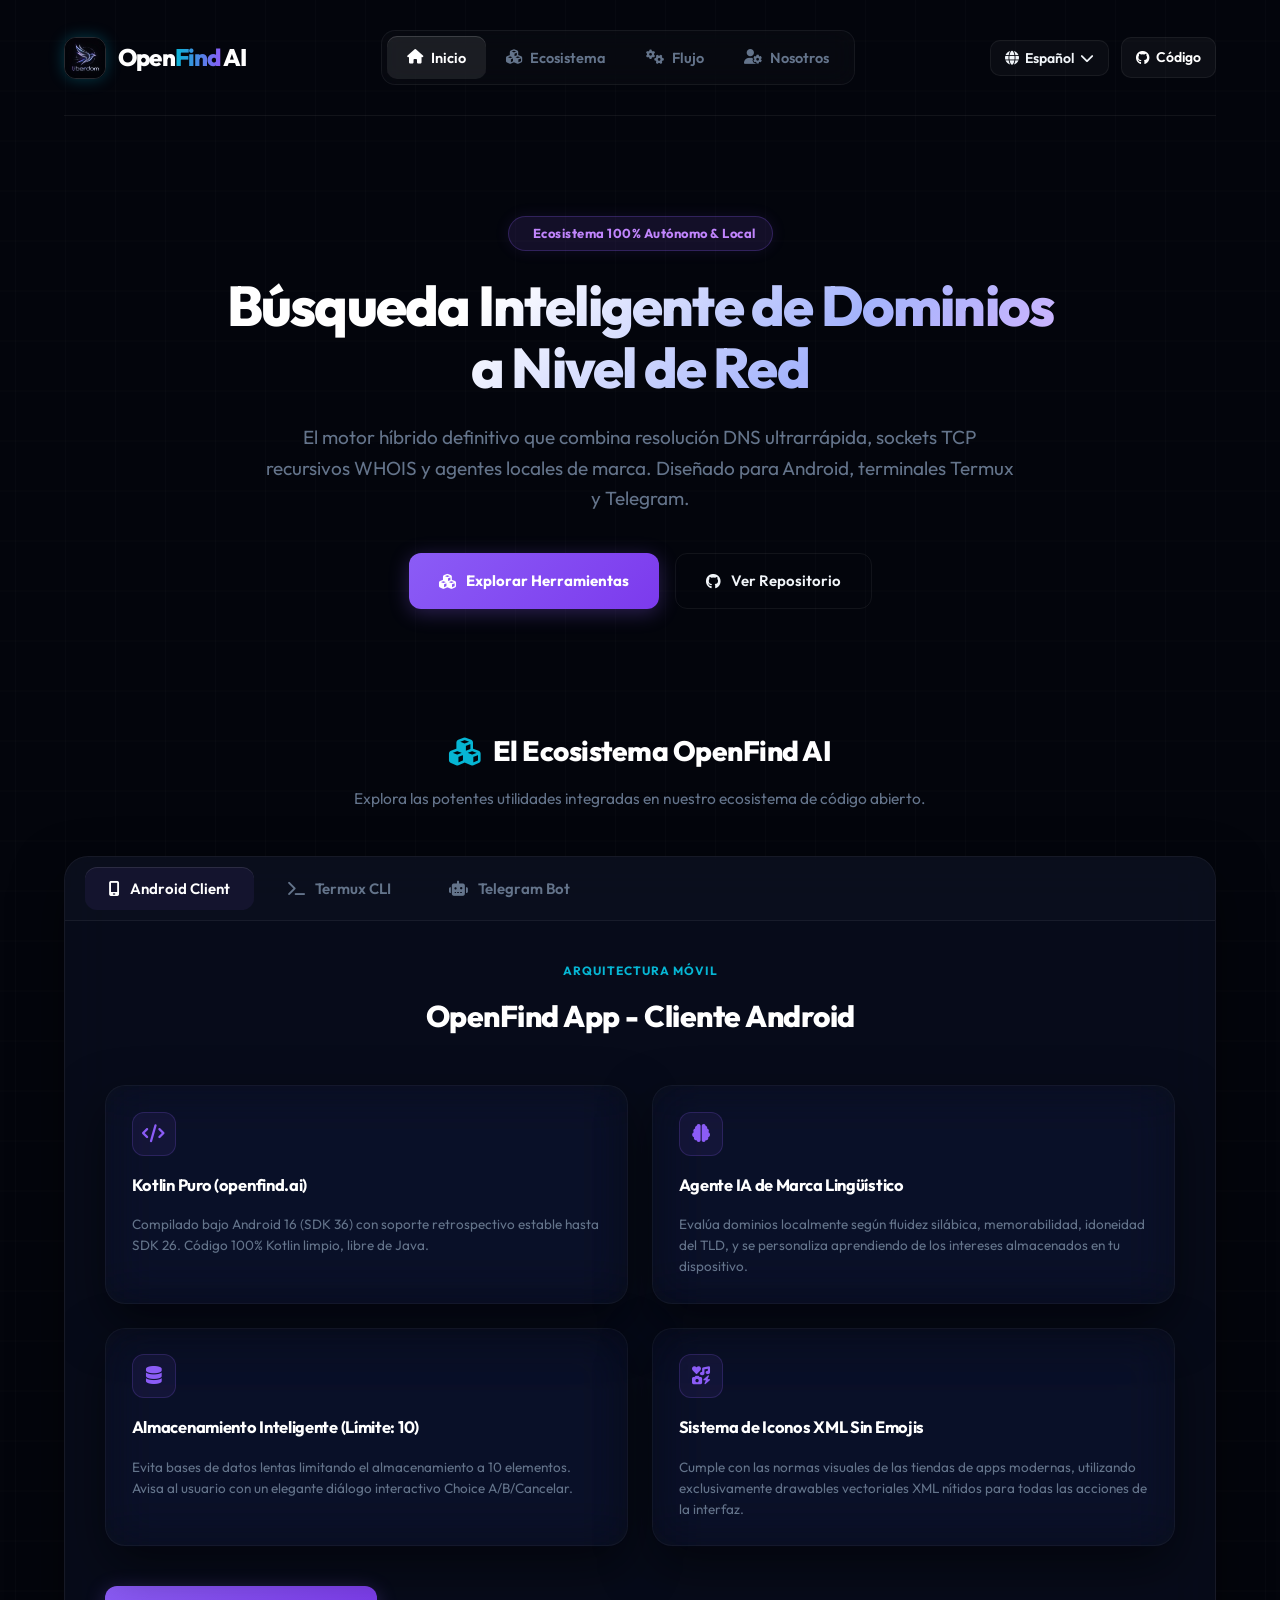
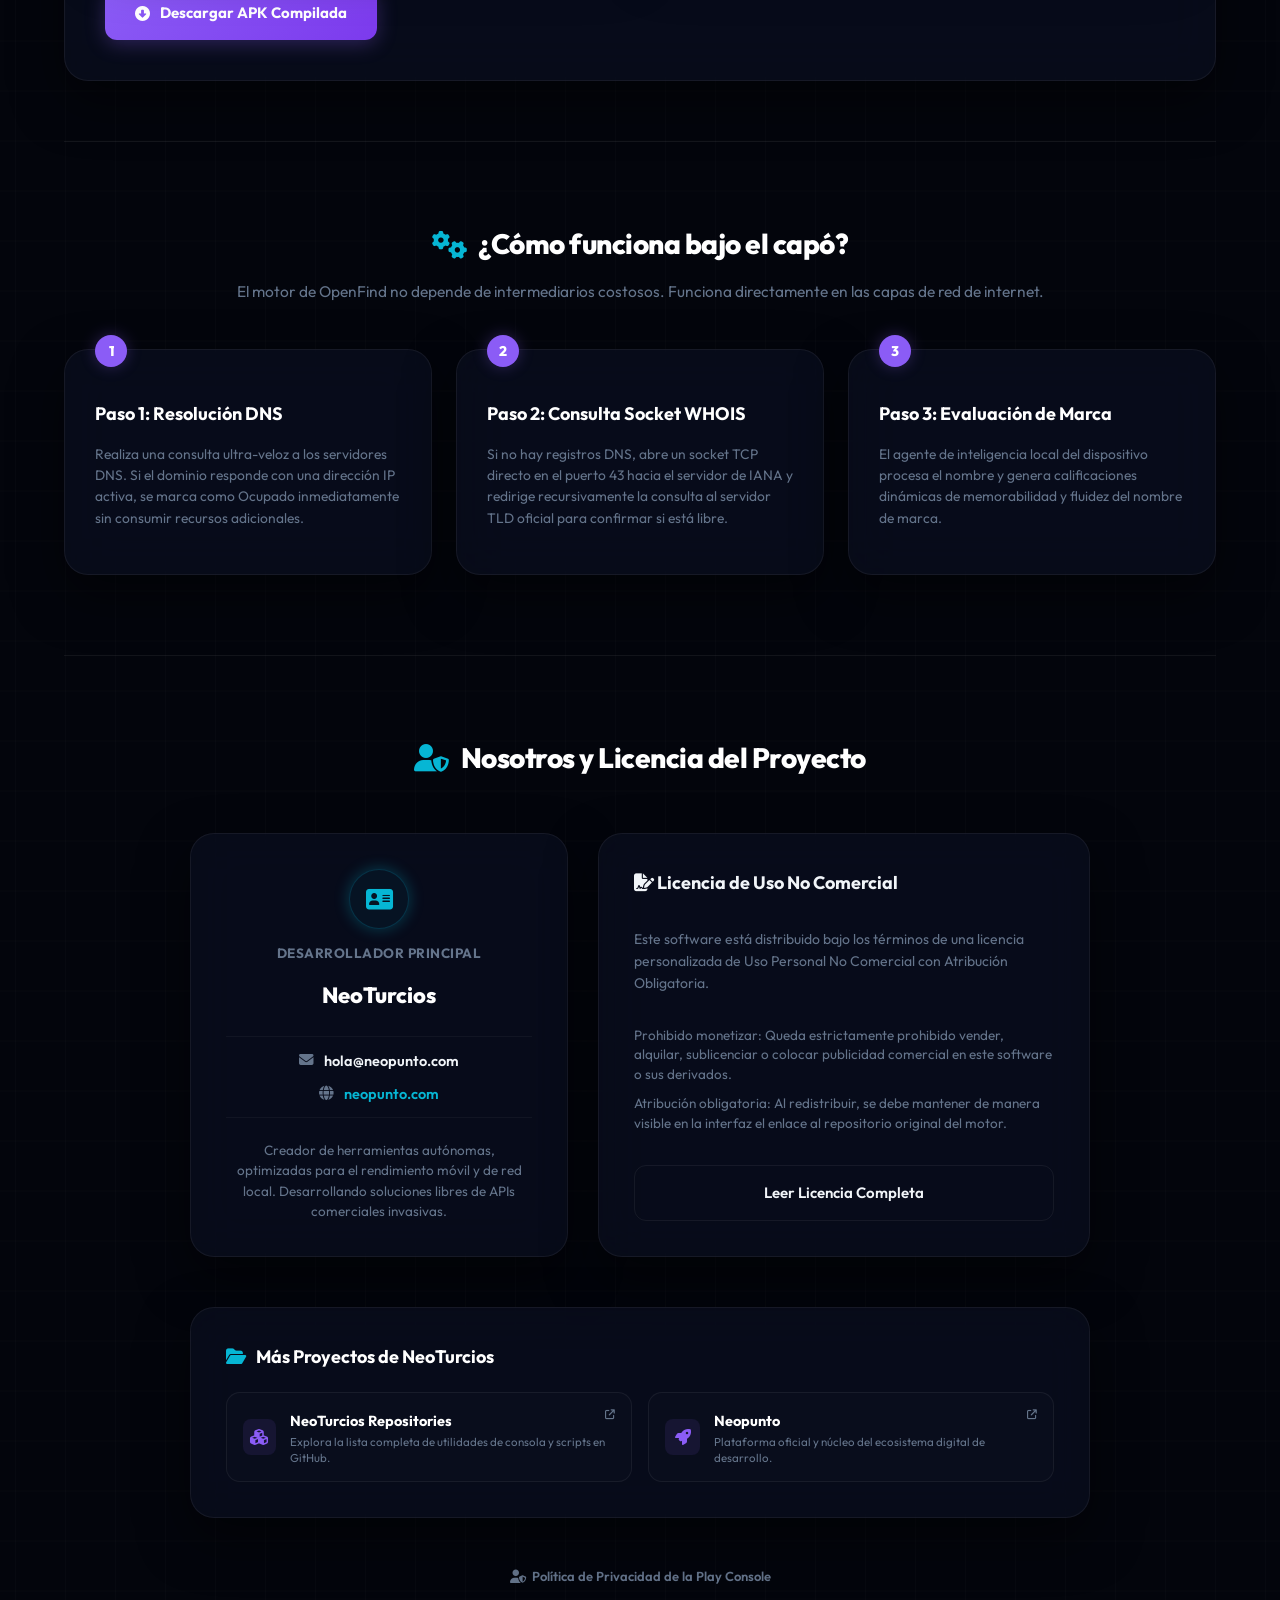
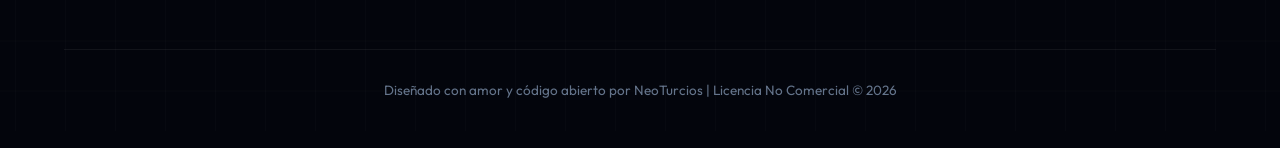
<file: index.html>
<!DOCTYPE html>
<html lang="es">
<head>
    <meta charset="UTF-8">
    <meta name="viewport" content="width=device-width, initial-scale=1.0">
    <title>OpenFind AI - Ecosistema Autónomo de Dominios</title>
    <meta name="description" content="El detector y buscador híbrido de dominios más potente. Conoce el cliente Android nativo con Agente IA, la versión CLI para Termux y el Bot autónomo de Telegram.">
    <!-- Google Fonts -->
    <link rel="preconnect" href="https://fonts.googleapis.com">
    <link rel="preconnect" href="https://fonts.gstatic.com" crossorigin>
    <link href="https://fonts.googleapis.com/css2?family=JetBrains+Mono:wght@400;700&family=Outfit:wght@300;400;500;600;700;800&display=swap" rel="stylesheet">
    <!-- FontAwesome Modern Icons -->
    <link rel="stylesheet" href="https://cdnjs.cloudflare.com/ajax/libs/font-awesome/6.4.0/css/all.min.css">
    <!-- Premium Stylesheet -->
    <link rel="stylesheet" href="style.css">
</head>
<body>

    <!-- Fondo de neón animado con círculos difusos flotantes -->
    <div class="bg-glow">
        <div class="glow-sphere cyan-glow"></div>
        <div class="glow-sphere purple-glow"></div>
        <div class="glow-sphere pink-glow"></div>
    </div>

    <!-- Contenedor Principal -->
    <div class="app-container">
        
        <!-- Cabecera Premium -->
        <header class="app-header">
            <div class="logo-area" id="header-logo">
                <img src="logo.webp" alt="OpenFind AI Logo" class="logo-img">
                <h1 id="brand-title">Open<span>Find</span> AI</h1>
            </div>
            
            <nav class="nav-tabs">
                <a href="#hero" class="tab-link active"><i class="fa-solid fa-house"></i> <span data-i18n="nav.start">Inicio</span></a>
                <a href="#showcase" class="tab-link"><i class="fa-solid fa-cubes"></i> <span data-i18n="nav.tools">Ecosistema</span></a>
                <a href="#architecture" class="tab-link"><i class="fa-solid fa-gears"></i> <span data-i18n="nav.arch">Flujo</span></a>
                <a href="#about" class="tab-link"><i class="fa-solid fa-user-gear"></i> <span data-i18n="nav.about">Nosotros</span></a>
            </nav>

            <div class="header-actions">
                <!-- Selector de Idioma -->
                <div class="lang-selector-container">
                    <button class="lang-selector-btn" id="lang-btn">
                        <i class="fa-solid fa-globe"></i> <span id="current-lang-label">Español</span> <i class="fa-solid fa-chevron-down"></i>
                    </button>
                    <div class="lang-dropdown" id="lang-dropdown">
                        <button class="lang-option active" data-lang="es">Español</button>
                        <button class="lang-option" data-lang="en">English</button>
                    </div>
                </div>
                <a href="https://github.com/NeoTurcios/openfind" target="_blank" class="github-link">
                    <i class="fa-brands fa-github"></i> <span data-i18n="nav.github">Código</span>
                </a>
            </div>
        </header>

        <!-- Contenido principal (Landing Showcase) -->
        <main class="main-content">

            <!-- SECCIÓN 1: HERO DE BIENVENIDA -->
            <section id="hero" class="hero-section">
                <div class="hero-content">
                    <div class="hero-badge"><i class="fa-solid fa-sparkles"></i> <span data-i18n="hero.badge">Ecosistema 100% Autónomo & Local</span></div>
                    <h2 class="hero-title" data-i18n="hero.title">Búsqueda Inteligente de Dominios a Nivel de Red</h2>
                    <p class="hero-subtitle" data-i18n="hero.subtitle">El motor híbrido definitivo que combina resolución DNS ultrarrápida, sockets TCP recursivos WHOIS y agentes locales de marca. Diseñado para Android, terminales Termux y Telegram.</p>
                    
                    <div class="hero-action-buttons">
                        <a href="#showcase" class="glow-button purple"><i class="fa-solid fa-cubes"></i> <span data-i18n="hero.btn_android">Explorar Herramientas</span></a>
                        <a href="https://github.com/NeoTurcios/openfind" target="_blank" class="outline-btn"><i class="fa-brands fa-github"></i> <span data-i18n="hero.github">Ver Repositorio</span></a>
                    </div>
                </div>
            </section>

            <!-- SECCIÓN 2: VITRINA INTERACTIVA COMPACTA (Dashboard de Herramientas) -->
            <section id="showcase" class="showcase-section">
                <h3 class="section-main-title"><i class="fa-solid fa-cubes"></i> <span data-i18n="tools.section_title">El Ecosistema OpenFind AI</span></h3>
                <p class="section-subtitle" data-i18n="tools.subtitle">Explora las potentes utilidades integradas en nuestro ecosistema de código abierto.</p>
                
                <!-- Dashboard de Control -->
                <div class="glass-card dashboard-card">
                    <!-- Selector de Pestañas Interactivas (Tabs) -->
                    <div class="dashboard-tabs">
                        <button class="dash-tab active" data-dash="android">
                            <i class="fa-solid fa-mobile-screen"></i> <span data-i18n="nav.tab_android">Android Client</span>
                        </button>
                        <button class="dash-tab" data-dash="cli">
                            <i class="fa-solid fa-terminal"></i> <span data-i18n="nav.tab_cli">Termux CLI</span>
                        </button>
                        <button class="dash-tab" data-dash="bot">
                            <i class="fa-solid fa-robot"></i> <span data-i18n="nav.tab_bot">Telegram Bot</span>
                        </button>
                    </div>

                    <!-- Panel de Contenidos -->
                    <div class="dashboard-content-panel">
                             <!-- PESTAÑA A: ANDROID (Sin teléfono - Reemplazado por Grid de Features Premium) -->
                        <div class="dash-panel active" id="dash-panel-android">
                            <div class="panel-layout-wide">
                                <div class="panel-info-centered">
                                    <span class="panel-badge-label" data-i18n="app.tech_label">Arquitectura Móvil</span>
                                    <h4 class="panel-main-title" data-i18n="app.title">OpenFind App - Cliente Android</h4>
                                </div>
                                
                                <div class="features-grid-2x2">
                                    <div class="feat-card-premium glass-card">
                                        <i class="fa-solid fa-code"></i>
                                        <h5 data-i18n="app.feat1_title">Kotlin Puro (openfind.ai)</h5>
                                        <p data-i18n="app.feat1_desc">Compilado bajo Android 16 (SDK 36) con soporte retrospectivo estable hasta SDK 26. Código 100% Kotlin limpio, libre de Java.</p>
                                    </div>
                                    <div class="feat-card-premium glass-card">
                                        <i class="fa-solid fa-brain"></i>
                                        <h5 data-i18n="app.feat2_title">Agente IA de Marca Lingüístico</h5>
                                        <p data-i18n="app.feat2_desc">Evalúa dominios localmente según fluidez silábica, memorabilidad, idoneidad del TLD, y se personaliza aprendiendo de los intereses almacenados en tu dispositivo.</p>
                                    </div>
                                    <div class="feat-card-premium glass-card">
                                        <i class="fa-solid fa-database"></i>
                                        <h5 data-i18n="app.feat3_title">Almacenamiento Inteligente (Límite: 10)</h5>
                                        <p data-i18n="app.feat3_desc">Evita bases de datos lentas limitando el almacenamiento a 10 elementos. Avisa al usuario con un elegante diálogo interactivo Choice A/B/Cancelar.</p>
                                    </div>
                                    <div class="feat-card-premium glass-card">
                                        <i class="fa-solid fa-icons"></i>
                                        <h5 data-i18n="app.feat4_title">Sistema de Iconos XML Sin Emojis</h5>
                                        <p data-i18n="app.feat4_desc">Cumple con las normas visuales de las tiendas de apps modernas, utilizando exclusivamente drawables vectoriales XML nítidos para todas las acciones de la interfaz.</p>
                                    </div>
                                </div>
                                
                                <div class="panel-action-box centered">
                                    <a href="https://github.com/NeoTurcios/openfind/releases/latest" target="_blank" class="glow-button purple">
                                        <i class="fa-solid fa-circle-down"></i> <span data-i18n="app.download_btn">Descargar APK Compilada</span>
                                    </a>
                                </div>
                            </div>
                        </div>

                        <!-- PESTAÑA B: TERMUX CLI -->
                        <div class="dash-panel" id="dash-panel-cli">
                            <div class="panel-layout">
                                <div class="panel-info">
                                    <span class="panel-badge-label" data-i18n="cli.tech_label">Consola y Red</span>
                                    <h4 class="panel-main-title" data-i18n="cli.title">OpenFind Termux - CLI Engine</h4>
                                    
                                    <p class="cli-description-p" data-i18n="cli.desc_p">Especialmente diseñado para ejecutarse en terminales de celulares Android (a través de la app Termux) y servidores Linux. Escrito en Python nativo puro, sin dependencias pesadas ni necesidad de compiladores.</p>

                                    <div class="cli-command-install-box">
                                        <h5 data-i18n="cli.step1_title"><i class="fa-solid fa-terminal"></i> Instalación en un solo comando:</h5>
                                        <div class="code-box">
                                            <code id="code-install">pkg install git python -y && git clone https://github.com/NeoTurcios/openfind.git && cd openfind && chmod +x install.sh && ./install.sh</code>
                                            <button class="copy-code-btn" data-target="code-install">
                                                <i class="fa-solid fa-copy"></i>
                                            </button>
                                        </div>
                                    </div>

                                    <div class="cli-command-install-box">
                                        <h5 data-i18n="cli.step2_title"><i class="fa-solid fa-terminal"></i> Ejecución rápida (Alias directo):</h5>
                                        <div class="code-box">
                                            <code id="code-run">openfind</code>
                                            <button class="copy-code-btn" data-target="code-run">
                                                <i class="fa-solid fa-copy"></i>
                                            </button>
                                        </div>
                                    </div>

                                    <div class="cli-features-section">
                                        <h5 class="cli-section-subtitle" data-i18n="cli.features_title"><i class="fa-solid fa-list-check"></i> Funciones de la CLI</h5>
                                        <div class="features-list-vertical">
                                            <div class="feat-row">
                                                <i class="fa-solid fa-magnifying-glass"></i>
                                                <div>
                                                    <h5 data-i18n="cli.feat1_title">Auditoría Individual de Dominios</h5>
                                                    <p data-i18n="cli.feat1_desc">Combina resolución DNS instantánea y sockets TCP directos en el puerto 43 para verificar disponibilidad real sin límites de APIs externas.</p>
                                                </div>
                                            </div>
                                            <div class="feat-row">
                                                <i class="fa-solid fa-layer-group"></i>
                                                <div>
                                                    <h5 data-i18n="cli.feat2_title">Escaneo Masivo por Lotes</h5>
                                                    <p data-i18n="cli.feat2_desc">Procesa listas grandes de dominios cargando archivos .txt o pegando texto. Incluye filtro de duplicados y control de retraso anti-bloqueo.</p>
                                                </div>
                                            </div>
                                            <div class="feat-row">
                                                <i class="fa-solid fa-wand-magic-sparkles"></i>
                                                <div>
                                                    <h5 data-i18n="cli.feat3_title">Generador de Nombres Inteligente</h5>
                                                    <p data-i18n="cli.feat3_desc">Crea ideas mezclando palabras clave con prefijos, sufijos y estilos modernos de IA, verificando disponibilidad en tiempo real.</p>
                                                </div>
                                            </div>
                                            <div class="feat-row">
                                                <i class="fa-solid fa-book-atlas"></i>
                                                <div>
                                                    <h5 data-i18n="cli.feat4_title">Guía de Red y Consola Local</h5>
                                                    <p data-i18n="cli.feat4_desc">Ayuda interactiva integrada sobre reglas de TLDs y WHOIS. Soporta localización completa en Español e Inglés sin conexión.</p>
                                                </div>
                                            </div>
                                        </div>
                                    </div>
                                </div>
                                
                                <!-- Terminal Mockup visual box -->
                                <div class="panel-visual-box">
                                    <div class="glass-card terminal-mockup">
                                        <div class="terminal-header">
                                            <div class="term-dots">
                                                <span class="dot red"></span>
                                                <span class="dot yellow"></span>
                                                <span class="dot green"></span>
                                            </div>
                                            <span class="term-title">Termux - openfind</span>
                                        </div>
                                        <div class="terminal-body">
                                            <p class="term-line output"><span class="t-green">~ $</span> openfind</p>
                                            <p class="term-line ascii-art">
  ___                     _____ _           _  _   ___ 
 / _ \ _ __   ___ _ __   |  ___(_)_ __   __| |/ | |_  )
| | | | '_ \ / _ \ '_ \  | |_  | | '_ \ / _` || |  / / 
| |_| | |_) |  __/ | | | |  _| | | | | | (_| || | / /_ 
 \___/| .__/ \___|_| |_| |_|   |_|_| |_|\__,_||_|/____|
      |_|                                              
                                            </p>
                                            <p class="term-line output">🔎 El motor híbrido inteligente de dominios</p>
                                            <p class="term-line output">--------------------------------------------------</p>
                                            <p class="term-line output">[+] Modo: Sockets TCP directos (Puerto 43) y DNS Rápido</p>
                                            <p class="term-line output">[+] Analizando: <span class="t-cyan">neoopenfind.ai</span></p>
                                            <p class="term-line success">✔ ¡DISPONIBLE! (Confirmado recursivamente por WHOIS)</p>
                                            <p class="term-line output">🤖 Agente IA: Score 9.3/10 - Altamente recomendado</p>
                                            <p class="term-line output"><span class="t-green">~ $</span> <span class="cursor">_</span></p>
                                        </div>
                                    </div>
                                </div>
                            </div>
                        </div>

                        <!-- PESTAÑA C: TELEGRAM BOT -->
                        <div class="dash-panel" id="dash-panel-bot">
                            <div class="panel-layout">
                                <div class="panel-info">
                                    <span class="panel-badge-label" data-i18n="bot.tech_label">Agente de Red Conversacional</span>
                                    <h4 class="panel-main-title" data-i18n="bot.title">Telegram Bot Autónomo</h4>
                                    
                                    <p class="cli-description-p" data-i18n="bot.desc_p">Integra un script de bot en Python que opera de manera asíncrona sobre los servidores de Telegram. Te permite interactuar y auditar dominios enviando mensajes de chat simples desde cualquier lugar.</p>

                                    <div class="features-list-vertical">
                                        <div class="feat-row">
                                            <i class="fa-solid fa-bolt"></i>
                                            <div>
                                                <h5 data-i18n="bot.feat1_title">Respuestas en Milisegundos</h5>
                                                <p data-i18n="bot.feat1_desc">Combina los mismos motores de sockets TCP para procesar de forma inmediata la disponibilidad de dominios y devolver tarjetas con formato HTML.</p>
                                            </div>
                                        </div>
                                        <div class="feat-row">
                                            <i class="fa-solid fa-server"></i>
                                            <div>
                                                <h5 data-i18n="bot.feat2_title">Configuración en Consola Segura</h5>
                                                <p data-i18n="bot.feat2_desc">Al ejecutar python telegram_bot.py por primera vez, el CLI te pedirá de forma segura tu token de BotFather y creará un archivo de configuración local cifrado.</p>
                                            </div>
                                        </div>
                                        <div class="feat-row">
                                            <i class="fa-solid fa-network-wired"></i>
                                            <div>
                                                <h5 data-i18n="bot.feat3_title">Reporte Detallado de Red</h5>
                                                <p data-i18n="bot.feat3_desc">Devuelve la IP activa del dominio, el registrador actual y la fecha de creación en un formato interactivo y fácil de leer.</p>
                                            </div>
                                        </div>
                                        <div class="feat-row">
                                            <i class="fa-solid fa-clock"></i>
                                            <div>
                                                <h5 data-i18n="bot.feat4_title">Operación 24/7 Autónoma</h5>
                                                <p data-i18n="bot.feat4_desc">Script ligero en Python diseñado para ejecutarse asíncronamente como servicio en Termux o servidores VPS remotos con mínimo consumo.</p>
                                            </div>
                                        </div>
                                    </div>
                                </div>
                                
                                <!-- Telegram Chat Mockup visual box -->
                                <div class="panel-visual-box">
                                    <div class="glass-card telegram-mockup">
                                        <div class="tg-header">
                                            <div class="tg-back"><i class="fa-solid fa-arrow-left"></i></div>
                                            <div class="tg-avatar"><i class="fa-solid fa-robot"></i></div>
                                            <div class="tg-user-info">
                                                <h4>OpenFind AI Bot</h4>
                                                <span>bot</span>
                                            </div>
                                        </div>
                                        <div class="tg-body">
                                            <div class="tg-message user">
                                                <span class="text">check openfind.ai</span>
                                                <span class="time">17:15</span>
                                            </div>
                                            <div class="tg-message bot">
                                                <span class="text">
                                                    <b>Dominio:</b> openfind.ai<br>
                                                    <b>Estado:</b> 🔴 Ocupado (DNS)<br>
                                                    <b>IP:</b> 185.199.108.153<br>
                                                    <b>Método:</b> Resolución DNS Rápida<br><br>
                                                    <i>Verified with OpenFind AI | GitHub</i>
                                                </span>
                                                <span class="time">17:15</span>
                                            </div>
                                        </div>
                                    </div>
                                </div>
                            </div>
                        </div>
                    </div>
                </div>
            </section>

            <!-- SECCIÓN 3: CÓMO FUNCIONA BAJO EL CAPÓ -->
            <section id="architecture" class="architecture-section">
                <h3 class="section-main-title"><i class="fa-solid fa-gears"></i> <span data-i18n="arch.title">¿Cómo funciona bajo el capó?</span></h3>
                <p class="section-subtitle" data-i18n="arch.subtitle">El motor de OpenFind no depende de intermediarios costosos. Funciona directamente en las capas de red de internet.</p>
                
                <div class="architecture-flow-grid">
                    <div class="flow-card glass-card">
                        <div class="flow-num">1</div>
                        <h4 data-i18n="arch.step1_title">Paso 1: Resolución DNS</h4>
                        <p data-i18n="arch.step1_desc">Realiza una consulta ultra-veloz a los servidores DNS. Si el dominio responde con una dirección IP activa, se marca como Ocupado inmediatamente sin consumir recursos adicionales.</p>
                    </div>

                    <div class="flow-card glass-card">
                        <div class="flow-num">2</div>
                        <h4 data-i18n="arch.step2_title">Paso 2: Consulta Socket WHOIS</h4>
                        <p data-i18n="arch.step2_desc">Si no hay registros DNS, abre un socket TCP directo en el puerto 43 hacia el servidor de IANA y redirige recursivamente la consulta al servidor TLD oficial para confirmar si está libre.</p>
                    </div>

                    <div class="flow-card glass-card">
                        <div class="flow-num">3</div>
                        <h4 data-i18n="arch.step3_title">Paso 3: Evaluación de Marca</h4>
                        <p data-i18n="arch.step3_desc">El agente de inteligencia local del dispositivo procesa el nombre y genera calificaciones dinámicas de memorabilidad y fluidez del nombre de marca.</p>
                    </div>
                </div>
            </section>

            <!-- SECCIÓN 4: NOSOTROS Y LICENCIAS (ABOUT SECTION) -->
            <section id="about" class="about-section-landing">
                <div class="about-container">
                    <h3 class="section-main-title"><i class="fa-solid fa-user-shield"></i> <span data-i18n="about.title">Nosotros y Licencia del Proyecto</span></h3>
                    
                    <div class="about-grid">
                        
                        <!-- Tarjeta de Contacto / Creador -->
                        <div class="glass-card credentials-card">
                            <div class="creator-avatar"><i class="fa-solid fa-address-card"></i></div>
                            <h3 class="credentials-card-title" data-i18n="about.creator_title">Desarrollador Principal</h3>
                            <p class="creator-name">NeoTurcios</p>
                            
                            <div class="creator-details">
                                <div class="detail-item">
                                    <i class="fa-solid fa-envelope"></i>
                                    <span>hola@neopunto.com</span>
                                </div>
                                <div class="detail-item">
                                    <i class="fa-solid fa-globe"></i>
                                    <a href="https://neopunto.com" target="_blank">neopunto.com</a>
                                </div>
                            </div>

                            <p class="creator-bio" data-i18n="about.bio">Creador de herramientas autónomas, optimizadas para el rendimiento móvil y de red local. Desarrollando soluciones libres de APIs comerciales invasivas.</p>
                        </div>

                        <!-- Licencia y Atribución -->
                        <div class="glass-card license-card">
                            <h3><i class="fa-solid fa-file-signature"></i> <span data-i18n="about.license_title">Licencia de Uso No Comercial</span></h3>
                            <p data-i18n="about.license_p1">Este software está distribuido bajo los términos de una licencia personalizada de <strong>Uso Personal No Comercial con Atribución Obligatoria</strong>.</p>
                            
                            <ul class="license-list">
                                <li data-i18n="about.license_item1"><i class="fa-solid fa-circle-xmark" style="color: var(--neon-red)"></i> Prohibido monetizar: Queda estrictamente prohibido vender, alquilar, sublicenciar o colocar publicidad comercial en este software o sus derivados.</li>
                                <li data-i18n="about.license_item2"><i class="fa-solid fa-circle-check" style="color: var(--neon-green)"></i> Atribución obligatoria: Al redistribuir, se debe mantener de manera visible en la interfaz el enlace al repositorio original del motor.</li>
                            </ul>

                            <a href="https://github.com/NeoTurcios/openfind/blob/main/LICENSE" target="_blank" class="outline-btn" data-i18n="about.license_btn">Leer Licencia Completa</a>
                        </div>
                    </div>

                    <!-- Enlaces a Mis Proyectos (NeoTurcios Projects) -->
                    <div class="projects-section glass-card">
                        <h3 class="panel-subtitle"><i class="fa-solid fa-folder-open"></i> <span data-i18n="about.projects_title">Más Proyectos de NeoTurcios</span></h3>
                        <div class="projects-grid">
                            <a href="https://github.com/NeoTurcios?tab=repositories" target="_blank" class="project-item-card">
                                <div class="proj-icon"><i class="fa-solid fa-cubes"></i></div>
                                <div class="proj-desc">
                                    <h4>NeoTurcios Repositories</h4>
                                    <p data-i18n="about.proj1_desc">Explora la lista completa de utilidades de consola y scripts en GitHub.</p>
                                </div>
                                <i class="fa-solid fa-arrow-up-right-from-square arrow"></i>
                            </a>

                            <a href="https://neopunto.com" target="_blank" class="project-item-card">
                                <div class="proj-icon"><i class="fa-solid fa-rocket"></i></div>
                                <div class="proj-desc">
                                    <h4>Neopunto</h4>
                                    <p data-i18n="about.proj2_desc">Plataforma oficial y núcleo del ecosistema digital de desarrollo.</p>
                                </div>
                                <i class="fa-solid fa-arrow-up-right-from-square arrow"></i>
                            </a>
                        </div>
                    </div>

                    <!-- Enlace a Política de Privacidad -->
                    <div class="privacy-link-box">
                        <a href="privacy.html" target="_blank" class="privacy-btn"><i class="fa-solid fa-user-shield"></i> <span data-i18n="about.privacy_btn">Política de Privacidad de la Play Console</span></a>
                    </div>
                </div>
            </section>

        </main>

        <!-- Pie de página -->
        <footer class="app-footer">
            <p data-i18n="footer.text">Diseñado con amor y código abierto por <strong>NeoTurcios</strong> | Licencia No Comercial © 2026</p>
        </footer>

    </div>

    <!-- Scripts JavaScript -->
    <script src="script.js"></script>
</body>
</html>
</file>
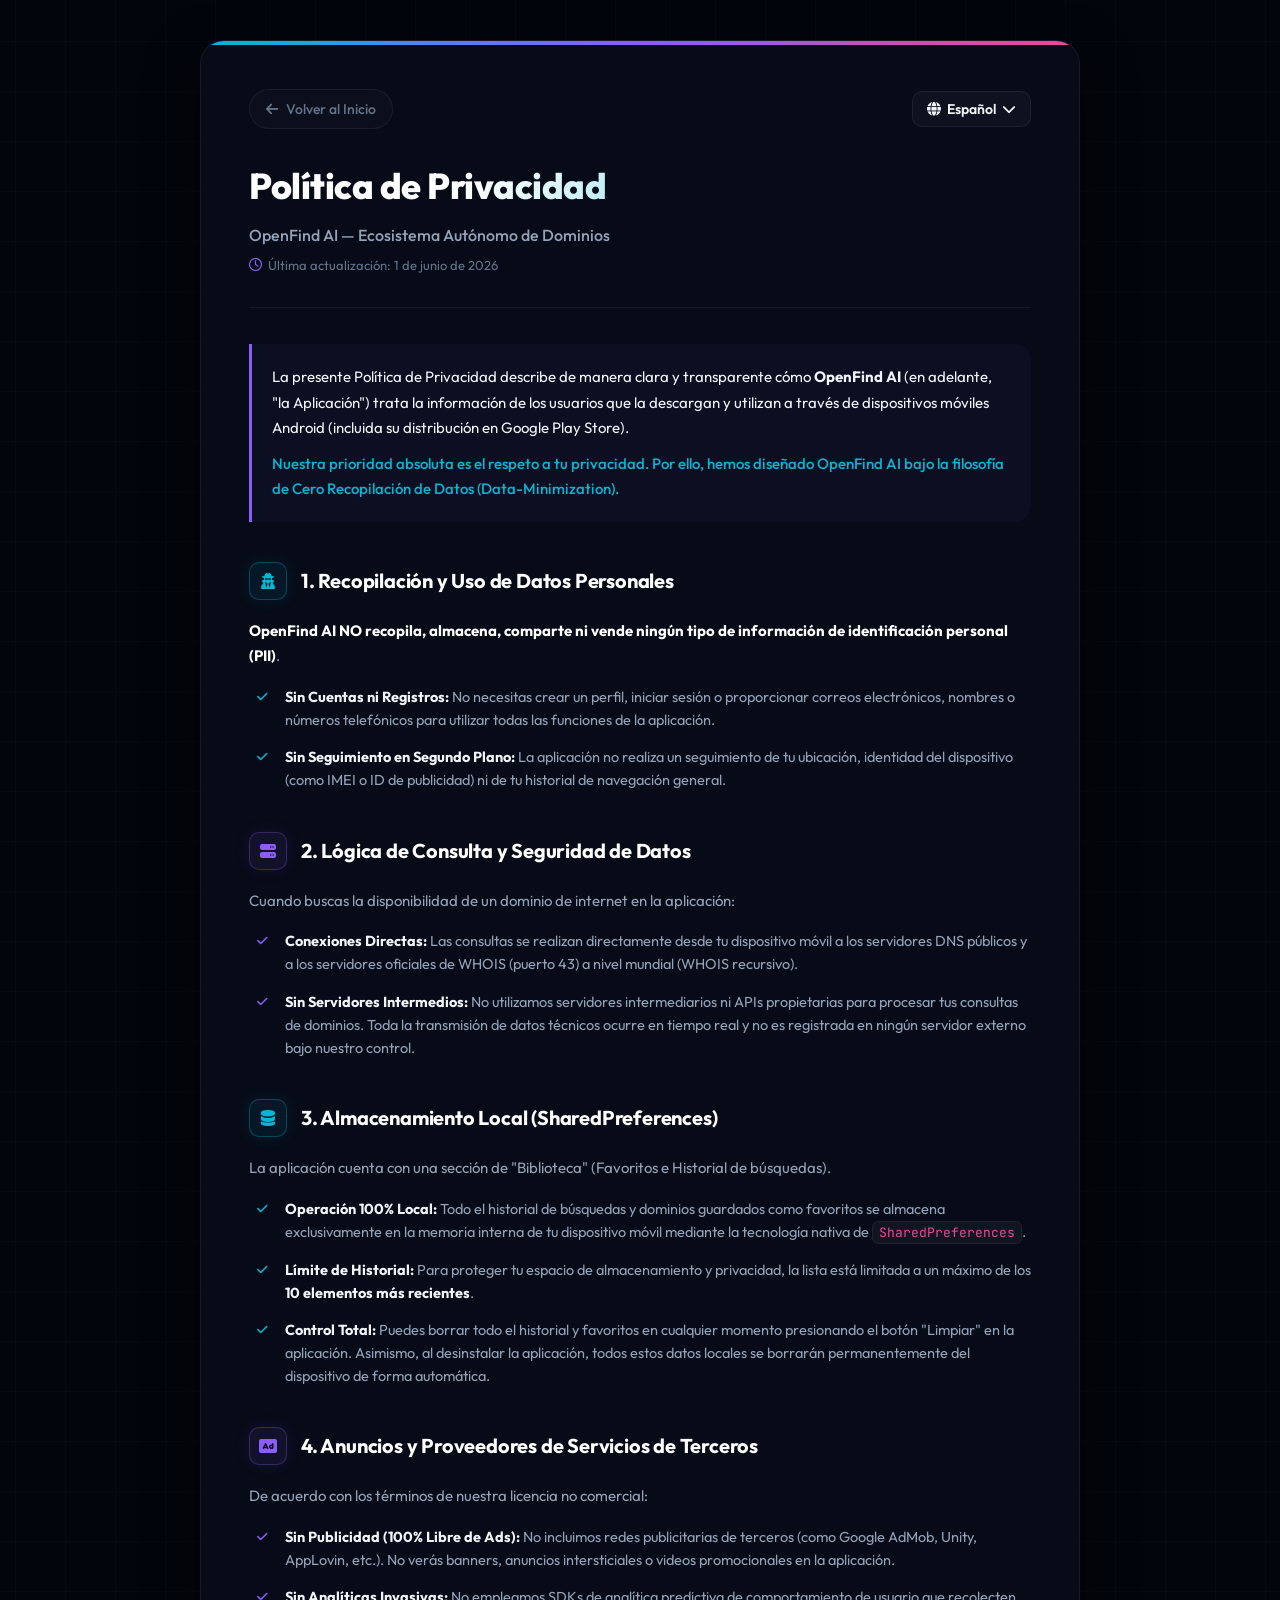
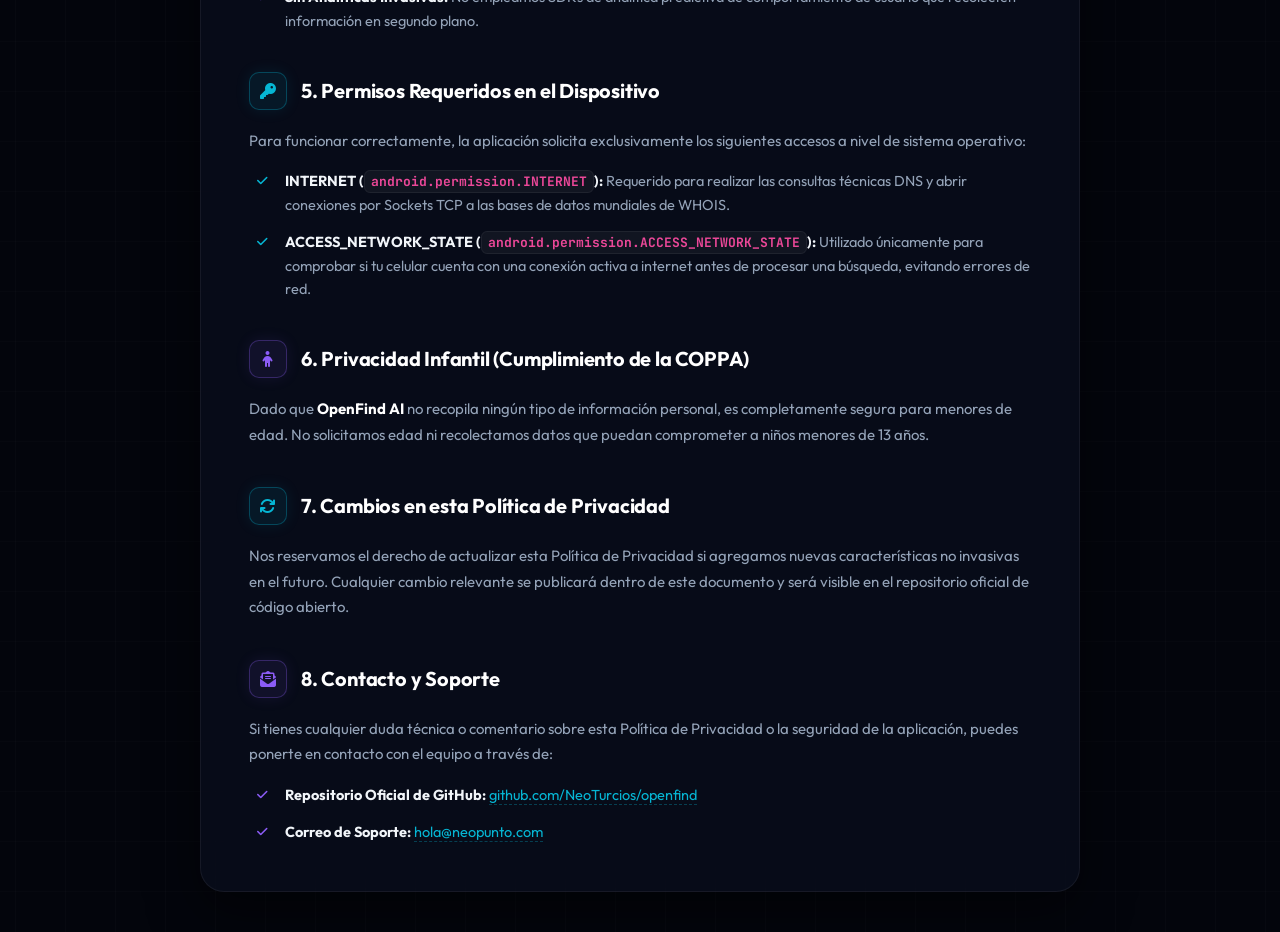
<file: privacy.html>
<!DOCTYPE html>
<html lang="es">
<head>
    <meta charset="UTF-8">
    <meta name="viewport" content="width=device-width, initial-scale=1.0">
    <title>OpenFind AI - Política de Privacidad</title>
    <meta name="description" content="Política de privacidad oficial de OpenFind AI. Transparencia total, cero recopilación de datos y privacidad nativa garantizada.">
    
    <!-- Google Fonts -->
    <link rel="preconnect" href="https://fonts.googleapis.com">
    <link rel="preconnect" href="https://fonts.gstatic.com" crossorigin>
    <link href="https://fonts.googleapis.com/css2?family=JetBrains+Mono:wght@400;700&family=Outfit:wght@300;400;500;600;700;800&display=swap" rel="stylesheet">
    
    <!-- FontAwesome Modern Icons -->
    <link rel="stylesheet" href="https://cdnjs.cloudflare.com/ajax/libs/font-awesome/6.4.0/css/all.min.css">
    
    <!-- CSS Standard Variables and Backgrounds from Parent -->
    <link rel="stylesheet" href="style.css">
    
    <!-- Custom Isolated Styles for Privacy Page -->
    <style>
        .privacy-body {
            display: flex;
            align-items: center;
            justify-content: center;
            min-height: 100vh;
            padding: 40px 24px;
            position: relative;
        }

        .privacy-card {
            width: 100%;
            max-width: 880px;
            background: var(--bg-card);
            border: 1px solid var(--border-glow);
            border-radius: 24px;
            backdrop-filter: blur(24px);
            -webkit-backdrop-filter: blur(24px);
            box-shadow: var(--shadow-premium);
            padding: 48px;
            position: relative;
            z-index: 10;
            overflow: hidden;
        }

        /* Ambient subtle light inside card */
        .privacy-card::before {
            content: '';
            position: absolute;
            top: 0;
            left: 0;
            right: 0;
            height: 4px;
            background: linear-gradient(90deg, var(--cyan), var(--purple), var(--pink));
        }

        .privacy-header {
            display: flex;
            flex-direction: column;
            gap: 16px;
            border-bottom: 1px solid var(--border-glow);
            padding-bottom: 32px;
            margin-bottom: 36px;
        }

        .header-top {
            display: flex;
            justify-content: space-between;
            align-items: center;
            gap: 16px;
        }

        .btn-back {
            display: inline-flex;
            align-items: center;
            gap: 8px;
            color: var(--text-muted);
            text-decoration: none;
            font-size: 14px;
            font-weight: 500;
            padding: 8px 16px;
            border-radius: 30px;
            border: 1px solid var(--border-glow);
            background: rgba(255, 255, 255, 0.02);
            transition: var(--transition);
        }

        .btn-back:hover {
            color: var(--cyan);
            border-color: var(--cyan-glow);
            background: rgba(6, 182, 212, 0.06);
            transform: translateX(-4px);
        }

        .privacy-title-area {
            margin-top: 12px;
        }

        .privacy-title-area h1 {
            font-size: 36px;
            font-weight: 800;
            letter-spacing: -0.5px;
            background: linear-gradient(135deg, var(--text-white) 30%, var(--cyan) 100%);
            -webkit-background-clip: text;
            -webkit-text-fill-color: transparent;
            margin-bottom: 8px;
        }

        .privacy-subtitle {
            font-size: 16px;
            color: var(--text-glow);
            font-weight: 500;
        }

        .privacy-meta {
            font-size: 13px;
            color: var(--text-muted);
            display: flex;
            align-items: center;
            gap: 6px;
            margin-top: 6px;
        }

        .privacy-meta i {
            color: var(--purple);
        }

        /* Intro Text */
        .privacy-intro-box {
            background: rgba(139, 92, 246, 0.04);
            border-left: 3px solid var(--purple);
            padding: 20px;
            border-radius: 0 16px 16px 0;
            margin-bottom: 40px;
            font-size: 15px;
            line-height: 1.7;
            color: var(--text-primary);
        }

        /* Content Sections */
        .policy-section {
            margin-bottom: 40px;
            transition: var(--transition);
        }

        .policy-section:last-of-type {
            margin-bottom: 0;
        }

        .section-title-wrapper {
            display: flex;
            align-items: center;
            gap: 14px;
            margin-bottom: 18px;
        }

        .section-icon-box {
            width: 38px;
            height: 38px;
            border-radius: 10px;
            background: rgba(6, 182, 212, 0.08);
            border: 1px solid var(--cyan-glow);
            display: flex;
            align-items: center;
            justify-content: center;
            color: var(--cyan);
            font-size: 16px;
            box-shadow: 0 0 15px rgba(6, 182, 212, 0.1);
        }

        /* Alternating icon colors */
        .policy-section:nth-child(even) .section-icon-box {
            background: rgba(139, 92, 246, 0.08);
            border-color: var(--purple-glow);
            color: var(--purple);
            box-shadow: 0 0 15px rgba(139, 92, 246, 0.1);
        }

        .policy-section h2 {
            font-size: 20px;
            font-weight: 700;
            color: var(--text-white);
            letter-spacing: -0.2px;
        }

        .section-text {
            color: var(--text-glow);
            font-size: 15px;
            line-height: 1.7;
            margin-bottom: 16px;
        }

        .section-text strong {
            color: var(--text-white);
        }

        /* Bullet lists */
        .policy-list {
            list-style: none;
            display: flex;
            flex-direction: column;
            gap: 14px;
            padding-left: 8px;
        }

        .policy-list li {
            position: relative;
            padding-left: 28px;
            font-size: 14.5px;
            line-height: 1.6;
            color: var(--text-glow);
        }

        .policy-list li strong {
            color: var(--text-primary);
        }

        .policy-list li::before {
            content: "\f00c";
            font-family: "Font Awesome 6 Free";
            font-weight: 900;
            position: absolute;
            left: 0;
            top: 2px;
            font-size: 12px;
            color: var(--cyan);
        }

        .policy-section:nth-child(even) .policy-list li::before {
            color: var(--purple);
        }

        .policy-list li code {
            font-family: var(--font-mono);
            background: rgba(255, 255, 255, 0.04);
            border: 1px solid var(--border-glow);
            padding: 2px 6px;
            border-radius: 6px;
            color: var(--pink);
            font-size: 13px;
        }

        /* Links */
        .policy-section a {
            color: var(--cyan);
            text-decoration: none;
            border-bottom: 1px dashed var(--cyan-glow);
            transition: var(--transition);
        }

        .policy-section a:hover {
            color: var(--text-white);
            border-bottom-color: var(--text-white);
        }

        /* Responsive */
        @media (max-width: 768px) {
            .privacy-card {
                padding: 28px;
                border-radius: 18px;
            }

            .privacy-title-area h1 {
                font-size: 28px;
            }

            .header-top {
                flex-direction: row;
                align-items: center;
            }
        }
    </style>
</head>
<body class="privacy-body">

    <!-- Fondo de neón animado con círculos difusos flotantes -->
    <div class="bg-glow">
        <div class="glow-sphere cyan-glow"></div>
        <div class="glow-sphere purple-glow"></div>
        <div class="glow-sphere pink-glow"></div>
    </div>

    <!-- Contenedor Principal (Tarjeta Glassmorphic) -->
    <div class="privacy-card">
        
        <!-- Cabecera -->
        <header class="privacy-header">
            <div class="header-top">
                <a href="index.html" class="btn-back">
                    <i class="fa-solid fa-arrow-left"></i> <span data-priv-i18n="back_btn">Volver al Inicio</span>
                </a>
                
                <!-- Selector de Idioma -->
                <div class="lang-selector-container">
                    <button class="lang-selector-btn" id="priv-lang-btn">
                        <i class="fa-solid fa-globe"></i> <span id="priv-lang-label">Español</span> <i class="fa-solid fa-chevron-down"></i>
                    </button>
                    <div class="lang-dropdown" id="priv-lang-dropdown">
                        <button class="lang-option active" data-priv-lang="es">Español</button>
                        <button class="lang-option" data-priv-lang="en">English</button>
                    </div>
                </div>
            </div>
            
            <div class="privacy-title-area">
                <h1 data-priv-i18n="title">Política de Privacidad</h1>
                <div class="privacy-subtitle" data-priv-i18n="subtitle">OpenFind AI — Ecosistema Autónomo de Dominios</div>
                <div class="privacy-meta">
                    <i class="fa-regular fa-clock"></i> <span data-priv-i18n="last_updated">Última actualización: 1 de junio de 2026</span>
                </div>
            </div>
        </header>

        <!-- Introducción -->
        <div class="privacy-intro-box">
            <p id="priv-intro-p1"></p>
            <p id="priv-intro-p2" style="margin-top: 10px; font-weight: 500; color: var(--cyan);"></p>
        </div>

        <!-- Secciones de la Política -->
        <main class="privacy-content">
            
            <!-- SECCIÓN 1 -->
            <section class="policy-section">
                <div class="section-title-wrapper">
                    <div class="section-icon-box"><i class="fa-solid fa-user-secret"></i></div>
                    <h2 data-priv-i18n="sec1_title">1. Recopilación y Uso de Datos Personales</h2>
                </div>
                <p class="section-text" id="priv-sec1-desc"></p>
                <ul class="policy-list">
                    <li id="priv-sec1-item1"></li>
                    <li id="priv-sec1-item2"></li>
                </ul>
            </section>

            <!-- SECCIÓN 2 -->
            <section class="policy-section">
                <div class="section-title-wrapper">
                    <div class="section-icon-box"><i class="fa-solid fa-server"></i></div>
                    <h2 data-priv-i18n="sec2_title">2. Lógica de Consulta y Seguridad de Datos</h2>
                </div>
                <p class="section-text" id="priv-sec2-desc"></p>
                <ul class="policy-list">
                    <li id="priv-sec2-item1"></li>
                    <li id="priv-sec2-item2"></li>
                </ul>
            </section>

            <!-- SECCIÓN 3 -->
            <section class="policy-section">
                <div class="section-title-wrapper">
                    <div class="section-icon-box"><i class="fa-solid fa-database"></i></div>
                    <h2 data-priv-i18n="sec3_title">3. Almacenamiento Local (SharedPreferences)</h2>
                </div>
                <p class="section-text" id="priv-sec3-desc"></p>
                <ul class="policy-list">
                    <li id="priv-sec3-item1"></li>
                    <li id="priv-sec3-item2"></li>
                    <li id="priv-sec3-item3"></li>
                </ul>
            </section>

            <!-- SECCIÓN 4 -->
            <section class="policy-section">
                <div class="section-title-wrapper">
                    <div class="section-icon-box"><i class="fa-solid fa-rectangle-ad"></i></div>
                    <h2 data-priv-i18n="sec4_title">4. Anuncios y Proveedores de Servicios de Terceros</h2>
                </div>
                <p class="section-text" id="priv-sec4-desc"></p>
                <ul class="policy-list">
                    <li id="priv-sec4-item1"></li>
                    <li id="priv-sec4-item2"></li>
                </ul>
            </section>

            <!-- SECCIÓN 5 -->
            <section class="policy-section">
                <div class="section-title-wrapper">
                    <div class="section-icon-box"><i class="fa-solid fa-key"></i></div>
                    <h2 data-priv-i18n="sec5_title">5. Permisos Requeridos en el Dispositivo</h2>
                </div>
                <p class="section-text" id="priv-sec5-desc"></p>
                <ul class="policy-list">
                    <li id="priv-sec5-item1"></li>
                    <li id="priv-sec5-item2"></li>
                </ul>
            </section>

            <!-- SECCIÓN 6 -->
            <section class="policy-section">
                <div class="section-title-wrapper">
                    <div class="section-icon-box"><i class="fa-solid fa-child"></i></div>
                    <h2 data-priv-i18n="sec6_title">6. Privacidad Infantil (Cumplimiento de la COPPA)</h2>
                </div>
                <p class="section-text" id="priv-sec6-desc"></p>
            </section>

            <!-- SECCIÓN 7 -->
            <section class="policy-section">
                <div class="section-title-wrapper">
                    <div class="section-icon-box"><i class="fa-solid fa-arrows-rotate"></i></div>
                    <h2 data-priv-i18n="sec7_title">7. Cambios en esta Política de Privacidad</h2>
                </div>
                <p class="section-text" id="priv-sec7-desc"></p>
            </section>

            <!-- SECCIÓN 8 -->
            <section class="policy-section">
                <div class="section-title-wrapper">
                    <div class="section-icon-box"><i class="fa-solid fa-envelope-open-text"></i></div>
                    <h2 data-priv-i18n="sec8_title">8. Contacto y Soporte</h2>
                </div>
                <p class="section-text" id="priv-sec8-desc"></p>
                <ul class="policy-list">
                    <li id="priv-sec8-item1"></li>
                    <li id="priv-sec8-item2"></li>
                </ul>
            </section>

        </main>

    </div>

    <!-- Script de Traducciones Aislado y Altamente Eficiente -->
    <script>
        const privacyTranslations = {
            es: {
                "title": "Política de Privacidad",
                "subtitle": "OpenFind AI — Ecosistema Autónomo de Dominios",
                "last_updated": "Última actualización: 1 de junio de 2026",
                "intro1": "La presente Política de Privacidad describe de manera clara y transparente cómo <strong>OpenFind AI</strong> (en adelante, \"la Aplicación\") trata la información de los usuarios que la descargan y utilizan a través de dispositivos móviles Android (incluida su distribución en Google Play Store).",
                "intro2": "Nuestra prioridad absoluta es el respeto a tu privacidad. Por ello, hemos diseñado OpenFind AI bajo la filosofía de Cero Recopilación de Datos (Data-Minimization).",
                
                "sec1_title": "1. Recopilación y Uso de Datos Personales",
                "sec1_desc": "<strong>OpenFind AI</strong> <strong>NO recopila, almacena, comparte ni vende ningún tipo de información de identificación personal (PII)</strong>.",
                "sec1_item1": "<strong>Sin Cuentas ni Registros:</strong> No necesitas crear un perfil, iniciar sesión o proporcionar correos electrónicos, nombres o números telefónicos para utilizar todas las funciones de la aplicación.",
                "sec1_item2": "<strong>Sin Seguimiento en Segundo Plano:</strong> La aplicación no realiza un seguimiento de tu ubicación, identidad del dispositivo (como IMEI o ID de publicidad) ni de tu historial de navegación general.",
                
                "sec2_title": "2. Lógica de Consulta y Seguridad de Datos",
                "sec2_desc": "Cuando buscas la disponibilidad de un dominio de internet en la aplicación:",
                "sec2_item1": "<strong>Conexiones Directas:</strong> Las consultas se realizan directamente desde tu dispositivo móvil a los servidores DNS públicos y a los servidores oficiales de WHOIS (puerto 43) a nivel mundial (WHOIS recursivo).",
                "sec2_item2": "<strong>Sin Servidores Intermedios:</strong> No utilizamos servidores intermediarios ni APIs propietarias para procesar tus consultas de dominios. Toda la transmisión de datos técnicos ocurre en tiempo real y no es registrada en ningún servidor externo bajo nuestro control.",
                
                "sec3_title": "3. Almacenamiento Local (SharedPreferences)",
                "sec3_desc": "La aplicación cuenta con una sección de \"Biblioteca\" (Favoritos e Historial de búsquedas).",
                "sec3_item1": "<strong>Operación 100% Local:</strong> Todo el historial de búsquedas y dominios guardados como favoritos se almacena exclusivamente en la memoria interna de tu dispositivo móvil mediante la tecnología nativa de <code>SharedPreferences</code>.",
                "sec3_item2": "<strong>Límite de Historial:</strong> Para proteger tu espacio de almacenamiento y privacidad, la lista está limitada a un máximo de los <strong>10 elementos más recientes</strong>.",
                "sec3_item3": "<strong>Control Total:</strong> Puedes borrar todo el historial y favoritos en cualquier momento presionando el botón \"Limpiar\" en la aplicación. Asimismo, al desinstalar la aplicación, todos estos datos locales se borrarán permanentemente del dispositivo de forma automática.",
                
                "sec4_title": "4. Anuncios y Proveedores de Servicios de Terceros",
                "sec4_desc": "De acuerdo con los términos de nuestra licencia no comercial:",
                "sec4_item1": "<strong>Sin Publicidad (100% Libre de Ads):</strong> No incluimos redes publicitarias de terceros (como Google AdMob, Unity, AppLovin, etc.). No verás banners, anuncios intersticiales o videos promocionales en la aplicación.",
                "sec4_item2": "<strong>Sin Analíticas Invasivas:</strong> No empleamos SDKs de analítica predictiva de comportamiento de usuario que recolecten información en segundo plano.",
                
                "sec5_title": "5. Permisos Requeridos en el Dispositivo",
                "sec5_desc": "Para funcionar correctamente, la aplicación solicita exclusivamente los siguientes accesos a nivel de sistema operativo:",
                "sec5_item1": "<strong>INTERNET (<code>android.permission.INTERNET</code>):</strong> Requerido para realizar las consultas técnicas DNS y abrir conexiones por Sockets TCP a las bases de datos mundiales de WHOIS.",
                "sec5_item2": "<strong>ACCESS_NETWORK_STATE (<code>android.permission.ACCESS_NETWORK_STATE</code>):</strong> Utilizado únicamente para comprobar si tu celular cuenta con una conexión activa a internet antes de procesar una búsqueda, evitando errores de red.",
                
                "sec6_title": "6. Privacidad Infantil (Cumplimiento de la COPPA)",
                "sec6_desc": "Dado que <strong>OpenFind AI</strong> no recopila ningún tipo de información personal, es completamente segura para menores de edad. No solicitamos edad ni recolectamos datos que puedan comprometer a niños menores de 13 años.",
                
                "sec7_title": "7. Cambios en esta Política de Privacidad",
                "sec7_desc": "Nos reservamos el derecho de actualizar esta Política de Privacidad si agregamos nuevas características no invasivas en el futuro. Cualquier cambio relevante se publicará dentro de este documento y será visible en el repositorio oficial de código abierto.",
                
                "sec8_title": "8. Contacto y Soporte",
                "sec8_desc": "Si tienes cualquier duda técnica o comentario sobre esta Política de Privacidad o la seguridad de la aplicación, puedes ponerte en contacto con el equipo a través de:",
                "sec8_item1": "<strong>Repositorio Oficial de GitHub:</strong> <a href=\"https://github.com/NeoTurcios/openfind\" target=\"_blank\">github.com/NeoTurcios/openfind</a>",
                "sec8_item2": "<strong>Correo de Soporte:</strong> <a href=\"mailto:hola@neopunto.com\">hola@neopunto.com</a>",
                
                "back_btn": "Volver al Inicio"
            },
            en: {
                "title": "Privacy Policy",
                "subtitle": "OpenFind AI — Autonomous Domain Ecosystem",
                "last_updated": "Last updated: June 1, 2026",
                "intro1": "This Privacy Policy describes in a clear and transparent manner how <strong>OpenFind AI</strong> (hereinafter, \"the Application\") handles user information collected when downloading and using it on Android mobile devices (including its distribution on the Google Play Store).",
                "intro2": "Our absolute priority is respecting your privacy. Therefore, we have designed OpenFind AI under the philosophy of Zero Data Collection (Data-Minimization).",
                
                "sec1_title": "1. Personal Data Collection and Use",
                "sec1_desc": "<strong>OpenFind AI</strong> <strong>does NOT collect, store, share, or sell any Personally Identifiable Information (PII)</strong>.",
                "sec1_item1": "<strong>No Accounts or Registrations:</strong> You do not need to create a profile, sign in, or provide emails, names, or phone numbers to use all features of the application.",
                "sec1_item2": "<strong>No Background Tracking:</strong> The application does not track your location, device identity (such as IMEI or advertising ID), or your general browsing history.",
                
                "sec2_title": "2. Query Logic and Data Security",
                "sec2_desc": "When you search for the availability of an internet domain in the application:",
                "sec2_item1": "<strong>Direct Connections:</strong> Queries are made directly from your mobile device to public DNS servers and official WHOIS servers (port 43) worldwide (recursive WHOIS).",
                "sec2_item2": "<strong>No Intermediate Servers:</strong> We do not use proxy servers or proprietary APIs to process your domain queries. All transmission of technical data occurs in real time and is not logged on any external server under our control.",
                
                "sec3_title": "3. Local Storage (SharedPreferences)",
                "sec3_desc": "The application features a \"Library\" section (Favorites and Search History).",
                "sec3_item1": "<strong>100% Local Operation:</strong> All search history and domains saved as favorites are stored exclusively in the internal storage of your mobile device using native <code>SharedPreferences</code> technology.",
                "sec3_item2": "<strong>History Limit:</strong> To protect your storage space and privacy, the list is limited to a maximum of the <strong>10 most recent items</strong>.",
                "sec3_item3": "<strong>Full Control:</strong> You can clear all history and favorites at any time by pressing the \"Clear\" button in the application. Additionally, when uninstalling the application, all local data is automatically and permanently deleted from the device.",
                
                "sec4_title": "4. Ads and Third-Party Service Providers",
                "sec4_desc": "According to the terms of our non-commercial license:",
                "sec4_item1": "<strong>No Advertising (100% Ad-Free):</strong> We do not integrate third-party ad networks (such as Google AdMob, Unity, AppLovin, etc.). You will not see banners, interstitial ads, or promotional videos in the application.",
                "sec4_item2": "<strong>No Invasive Analytics:</strong> We do not use predictive behavior analytics SDKs that collect data in the background.",
                
                "sec5_title": "5. Device Permissions Required",
                "sec5_desc": "To function correctly, the application only requests the following operating system-level permissions:",
                "sec5_item1": "<strong>INTERNET (<code>android.permission.INTERNET</code>):</strong> Required to perform technical DNS queries and open TCP Socket connections to global WHOIS databases.",
                "sec5_item2": "<strong>ACCESS_NETWORK_STATE (<code>android.permission.ACCESS_NETWORK_STATE</code>):</strong> Used solely to check if your phone has an active internet connection before initiating a search, avoiding connection errors.",
                
                "sec6_title": "6. Children's Privacy (COPPA Compliance)",
                "sec6_desc": "Since <strong>OpenFind AI</strong> does not collect any personal information, it is completely safe for minors. We do not ask for age or collect any information that could compromise children under 13.",
                
                "sec7_title": "7. Changes to this Privacy Policy",
                "sec7_desc": "We reserve the right to update this Privacy Policy if we add new non-invasive features in the future. Any relevant changes will be published in this document and will be visible on the official open-source repository.",
                
                "sec8_title": "8. Contact & Support",
                "sec8_desc": "If you have any technical questions or feedback regarding this Privacy Policy or the security of the application, you can contact the team at:",
                "sec8_item1": "<strong>Official GitHub Repository:</strong> <a href=\"https://github.com/NeoTurcios/openfind\" target=\"_blank\">github.com/NeoTurcios/openfind</a>",
                "sec8_item2": "<strong>Support Email:</strong> <a href=\"mailto:hola@neopunto.com\">hola@neopunto.com</a>",
                
                "back_btn": "Back to Home"
            }
        };

        let currentLang = localStorage.getItem("openfind_lang") || "es";

        document.addEventListener("DOMContentLoaded", () => {
            inicializarSelectorIdiomaPrivacidad();
            aplicarTraduccionesPrivacidad(currentLang);
        });

        function inicializarSelectorIdiomaPrivacidad() {
            const langBtn = document.getElementById("priv-lang-btn");
            const langDropdown = document.getElementById("priv-lang-dropdown");
            const langOptions = document.querySelectorAll("[data-priv-lang]");

            langBtn.addEventListener("click", (e) => {
                e.stopPropagation();
                langDropdown.classList.toggle("show");
            });

            document.addEventListener("click", () => {
                langDropdown.classList.remove("show");
            });

            langOptions.forEach(opt => {
                opt.addEventListener("click", () => {
                    const lang = opt.getAttribute("data-priv-lang");
                    currentLang = lang;
                    localStorage.setItem("openfind_lang", lang);
                    aplicarTraduccionesPrivacidad(lang);
                });
            });
        }

        function aplicarTraduccionesPrivacidad(lang) {
            // Translate elements with plain text data-priv-i18n
            document.querySelectorAll("[data-priv-i18n]").forEach(elem => {
                const key = elem.getAttribute("data-priv-i18n");
                if (privacyTranslations[lang] && privacyTranslations[lang][key]) {
                    elem.textContent = privacyTranslations[lang][key];
                }
            });

            // Translate elements with HTML markup
            document.getElementById("priv-intro-p1").innerHTML = privacyTranslations[lang]["intro1"];
            document.getElementById("priv-intro-p2").innerHTML = privacyTranslations[lang]["intro2"];
            
            document.getElementById("priv-sec1-desc").innerHTML = privacyTranslations[lang]["sec1_desc"];
            document.getElementById("priv-sec1-item1").innerHTML = privacyTranslations[lang]["sec1_item1"];
            document.getElementById("priv-sec1-item2").innerHTML = privacyTranslations[lang]["sec1_item2"];
            
            document.getElementById("priv-sec2-desc").innerHTML = privacyTranslations[lang]["sec2_desc"];
            document.getElementById("priv-sec2-item1").innerHTML = privacyTranslations[lang]["sec2_item1"];
            document.getElementById("priv-sec2-item2").innerHTML = privacyTranslations[lang]["sec2_item2"];
            
            document.getElementById("priv-sec3-desc").innerHTML = privacyTranslations[lang]["sec3_desc"];
            document.getElementById("priv-sec3-item1").innerHTML = privacyTranslations[lang]["sec3_item1"];
            document.getElementById("priv-sec3-item2").innerHTML = privacyTranslations[lang]["sec3_item2"];
            document.getElementById("priv-sec3-item3").innerHTML = privacyTranslations[lang]["sec3_item3"];
            
            document.getElementById("priv-sec4-desc").innerHTML = privacyTranslations[lang]["sec4_desc"];
            document.getElementById("priv-sec4-item1").innerHTML = privacyTranslations[lang]["sec4_item1"];
            document.getElementById("priv-sec4-item2").innerHTML = privacyTranslations[lang]["sec4_item2"];
            
            document.getElementById("priv-sec5-desc").innerHTML = privacyTranslations[lang]["sec5_desc"];
            document.getElementById("priv-sec5-item1").innerHTML = privacyTranslations[lang]["sec5_item1"];
            document.getElementById("priv-sec5-item2").innerHTML = privacyTranslations[lang]["sec5_item2"];
            
            document.getElementById("priv-sec6-desc").innerHTML = privacyTranslations[lang]["sec6_desc"];
            document.getElementById("priv-sec7-desc").innerHTML = privacyTranslations[lang]["sec7_desc"];
            
            document.getElementById("priv-sec8-desc").innerHTML = privacyTranslations[lang]["sec8_desc"];
            document.getElementById("priv-sec8-item1").innerHTML = privacyTranslations[lang]["sec8_item1"];
            document.getElementById("priv-sec8-item2").innerHTML = privacyTranslations[lang]["sec8_item2"];

            // Update language selector labels
            document.getElementById("priv-lang-label").innerText = lang === "es" ? "Español" : "English";
            
            document.querySelectorAll("[data-priv-lang]").forEach(opt => {
                if (opt.getAttribute("data-priv-lang") === lang) {
                    opt.classList.add("active");
                } else {
                    opt.classList.remove("active");
                }
            });
        }
    </script>
</body>
</html>
</file>
<file: style.css>
/* ==========================================================================
   OPENFIND AI - PREMIUM DEVELOPER SHOWCASE LANDING STYLESHEET (COMPACT)
   ========================================================================== */

:root {
    --bg-space: #03050c;
    --bg-card: rgba(10, 15, 30, 0.7);
    --border-glow: rgba(255, 255, 255, 0.06);
    --border-active: rgba(139, 92, 246, 0.4);
    
    --text-white: #ffffff;
    --text-primary: #f1f5f9;
    --text-muted: #64748b;
    --text-glow: #94a3b8;
    
    /* Neon Glows - Curated Colors */
    --purple: #8b5cf6;
    --purple-glow: rgba(139, 92, 246, 0.3);
    --cyan: #06b6d4;
    --cyan-glow: rgba(6, 182, 212, 0.3);
    --pink: #ec4899;
    --pink-glow: rgba(236, 72, 153, 0.25);
    
    --green: #10b981;
    --green-glow: rgba(16, 185, 129, 0.25);
    --red: #ef4444;
    
    /* Fonts */
    --font-sans: 'Outfit', sans-serif;
    --font-mono: 'JetBrains Mono', monospace;
    
    --transition: all 0.4s cubic-bezier(0.16, 1, 0.3, 1);
    --transition-slow: all 0.8s cubic-bezier(0.16, 1, 0.3, 1);
    --shadow-premium: 0 20px 50px rgba(0, 0, 0, 0.5);
}

/* ==========================================================================
   RESET & BASICS
   ========================================================================== */
* {
    margin: 0;
    padding: 0;
    box-sizing: border-box;
}

html {
    scroll-behavior: smooth;
    background-color: var(--bg-space);
}

body {
    background-color: var(--bg-space);
    background-image: 
        linear-gradient(rgba(255, 255, 255, 0.015) 1px, transparent 1px),
        linear-gradient(90deg, rgba(255, 255, 255, 0.015) 1px, transparent 1px);
    background-size: 50px 50px;
    background-position: center;
    color: var(--text-primary);
    font-family: var(--font-sans);
    min-height: 100vh;
    overflow-x: hidden;
    position: relative;
    line-height: 1.6;
}

/* ==========================================================================
   NEON GLOW SPHERES (Floating Space Accents)
   ========================================================================== */
.bg-glow {
    position: fixed;
    top: 0;
    left: 0;
    width: 100vw;
    height: 100vh;
    z-index: -1;
    overflow: hidden;
    pointer-events: none;
}

.glow-sphere {
    position: absolute;
    border-radius: 50%;
    filter: blur(150px);
    opacity: 0.22;
    mix-blend-mode: screen;
    animation: floatAccents 30s ease-in-out infinite alternate;
}

.cyan-glow {
    top: -5%;
    right: 5%;
    width: 550px;
    height: 550px;
    background: radial-gradient(circle, var(--cyan) 0%, transparent 75%);
    animation-duration: 20s;
}

.purple-glow {
    bottom: -10%;
    left: -5%;
    width: 650px;
    height: 650px;
    background: radial-gradient(circle, var(--purple) 0%, transparent 75%);
    animation-duration: 25s;
}

.pink-glow {
    top: 45%;
    left: 55%;
    transform: translate(-50%, -50%);
    width: 480px;
    height: 480px;
    background: radial-gradient(circle, var(--pink) 0%, transparent 75%);
    animation-duration: 22s;
}

@keyframes floatAccents {
    0% { transform: translate(0, 0) scale(1); }
    50% { transform: translate(60px, -70px) scale(1.1); }
    100% { transform: translate(-45px, 45px) scale(0.9); }
}

/* ==========================================================================
   LAYOUT STRUCTURE
   ========================================================================== */
.app-container {
    width: 100%;
    max-width: 1200px;
    margin: 0 auto;
    padding: 0 24px;
}

/* Header */
.app-header {
    display: flex;
    justify-content: space-between;
    align-items: center;
    padding: 30px 0;
    border-bottom: 1px solid var(--border-glow);
}

.logo-area {
    display: flex;
    align-items: center;
    gap: 12px;
    cursor: pointer;
}

.logo-img {
    width: 42px;
    height: 42px;
    border-radius: 12px;
    object-fit: cover;
    box-shadow: 0 0 15px var(--cyan-glow);
    border: 1.5px solid rgba(255, 255, 255, 0.15);
    transition: var(--transition);
}

.logo-area:hover .logo-img {
    transform: rotate(8deg) scale(1.06);
    box-shadow: 0 0 25px var(--cyan);
}

#brand-title {
    font-size: 24px;
    font-weight: 800;
    letter-spacing: -0.8px;
    color: var(--text-white);
}

#brand-title span {
    background: linear-gradient(90deg, var(--cyan), var(--purple));
    -webkit-background-clip: text;
    -webkit-text-fill-color: transparent;
}

/* Nav links */
.nav-tabs {
    display: flex;
    background: rgba(255, 255, 255, 0.02);
    padding: 5px;
    border-radius: 14px;
    border: 1px solid var(--border-glow);
    backdrop-filter: blur(12px);
    -webkit-backdrop-filter: blur(12px);
}

.tab-link {
    padding: 10px 20px;
    color: var(--text-muted);
    font-family: var(--font-sans);
    font-size: 14.5px;
    font-weight: 600;
    border-radius: 10px;
    text-decoration: none;
    display: flex;
    align-items: center;
    gap: 8px;
    transition: var(--transition);
}

.tab-link:hover {
    color: var(--text-white);
    background: rgba(255, 255, 255, 0.04);
}

.tab-link.active {
    background: rgba(255, 255, 255, 0.08);
    color: var(--text-white);
    box-shadow: inset 0 1px 0 rgba(255, 255, 255, 0.15);
}

/* Header Actions */
.header-actions {
    display: flex;
    align-items: center;
    gap: 12px;
}

/* Language selector */
.lang-selector-container {
    position: relative;
}

.lang-selector-btn {
    background: rgba(255, 255, 255, 0.03);
    border: 1px solid var(--border-glow);
    color: var(--text-primary);
    font-family: var(--font-sans);
    font-weight: 600;
    font-size: 14px;
    padding: 8px 14px;
    border-radius: 10px;
    cursor: pointer;
    display: flex;
    align-items: center;
    gap: 6px;
    transition: var(--transition);
}

.lang-selector-btn:hover {
    background: rgba(255, 255, 255, 0.06);
    border-color: rgba(255, 255, 255, 0.15);
}

.lang-dropdown {
    position: absolute;
    top: calc(100% + 8px);
    right: 0;
    background: rgba(8, 12, 24, 0.95);
    border: 1px solid var(--border-glow);
    border-radius: 12px;
    padding: 5px;
    min-width: 120px;
    display: none;
    z-index: 100;
    backdrop-filter: blur(20px);
    box-shadow: 0 10px 25px rgba(0,0,0,0.6);
}

.lang-dropdown.show {
    display: block;
}

.lang-option {
    width: 100%;
    padding: 8px 12px;
    background: transparent;
    border: none;
    color: var(--text-muted);
    font-family: var(--font-sans);
    font-size: 13.5px;
    font-weight: 600;
    text-align: left;
    border-radius: 8px;
    cursor: pointer;
    transition: var(--transition);
}

.lang-option:hover {
    background: rgba(255, 255, 255, 0.06);
    color: var(--text-white);
}

.lang-option.active {
    background: var(--purple);
    color: var(--text-white);
}

/* Github link */
.github-link {
    display: flex;
    align-items: center;
    gap: 6px;
    color: var(--text-white);
    text-decoration: none;
    font-size: 14px;
    font-weight: 600;
    padding: 8px 14px;
    border-radius: 10px;
    background: rgba(255, 255, 255, 0.04);
    border: 1px solid var(--border-glow);
    transition: var(--transition);
}

.github-link:hover {
    background: var(--text-white);
    color: var(--bg-space);
    transform: translateY(-2px);
    box-shadow: 0 4px 12px rgba(255, 255, 255, 0.2);
}

/* Main content */
.main-content {
    flex: 1;
}

/* ==========================================================================
   HERO SECTION
   ========================================================================== */
.hero-section {
    padding: 100px 0 60px 0;
    text-align: center;
    display: flex;
    justify-content: center;
}

.hero-content {
    max-width: 850px;
    display: flex;
    flex-direction: column;
    align-items: center;
}

.hero-badge {
    background: rgba(139, 92, 246, 0.12);
    border: 1px solid rgba(139, 92, 246, 0.25);
    color: #c084fc;
    padding: 6px 16px;
    border-radius: 30px;
    font-size: 13px;
    font-weight: 700;
    margin-bottom: 24px;
    display: inline-flex;
    align-items: center;
    gap: 8px;
    letter-spacing: 0.5px;
    box-shadow: 0 0 15px rgba(139, 92, 246, 0.1);
}

.hero-title {
    font-size: 56px;
    font-weight: 800;
    line-height: 1.1;
    letter-spacing: -1.8px;
    color: var(--text-white);
    margin-bottom: 24px;
    background: linear-gradient(135deg, #ffffff 30%, #a5b4fc 70%, #d8b4fe 100%);
    -webkit-background-clip: text;
    -webkit-text-fill-color: transparent;
}

.hero-subtitle {
    font-size: 19px;
    color: var(--text-muted);
    line-height: 1.6;
    font-weight: 400;
    margin-bottom: 40px;
    max-width: 760px;
}

.hero-action-buttons {
    display: flex;
    gap: 16px;
    justify-content: center;
    flex-wrap: wrap;
}

/* Premium Buttons */
.glow-button {
    color: var(--text-white);
    font-family: var(--font-sans);
    font-weight: 700;
    font-size: 15px;
    padding: 15px 30px;
    border: none;
    border-radius: 12px;
    cursor: pointer;
    text-decoration: none;
    display: inline-flex;
    align-items: center;
    justify-content: center;
    gap: 10px;
    transition: var(--transition);
}

.glow-button.purple {
    background: linear-gradient(135deg, var(--purple) 0%, #7c3aed 100%);
    box-shadow: 0 4px 20px var(--purple-glow);
}

.glow-button.purple:hover {
    transform: translateY(-2px);
    box-shadow: 0 6px 24px rgba(139, 92, 246, 0.6);
}

.outline-btn {
    background: transparent;
    border: 1.5px solid var(--border-glow);
    color: var(--text-primary);
    font-family: var(--font-sans);
    font-size: 15px;
    font-weight: 600;
    padding: 15px 30px;
    border-radius: 12px;
    cursor: pointer;
    text-decoration: none;
    display: inline-flex;
    align-items: center;
    justify-content: center;
    gap: 10px;
    transition: var(--transition);
}

.outline-btn:hover {
    border-color: var(--text-white);
    background: rgba(255, 255, 255, 0.03);
    transform: translateY(-2px);
}

/* ==========================================================================
   GLASSMORPHISM PREMIUM CARDS
   ========================================================================== */
.glass-card {
    background: var(--bg-card);
    border: 1px solid var(--border-glow);
    border-radius: 24px;
    backdrop-filter: blur(24px) saturate(180%);
    -webkit-backdrop-filter: blur(24px) saturate(180%);
    padding: 35px;
    box-shadow: var(--shadow-premium);
    transition: var(--transition);
}

.glass-card:hover {
    border-color: var(--border-active);
    box-shadow: 0 25px 60px rgba(139, 92, 246, 0.08);
}

/* Titles */
.section-main-title {
    font-size: 28px;
    font-weight: 800;
    color: var(--text-white);
    margin-bottom: 12px;
    text-align: center;
    display: flex;
    align-items: center;
    justify-content: center;
    gap: 12px;
    letter-spacing: -0.5px;
}

.section-main-title i {
    color: var(--cyan);
}

.section-subtitle {
    font-size: 15.5px;
    color: var(--text-muted);
    text-align: center;
    margin-bottom: 45px;
}

/* ==========================================================================
   INTERACTIVE SHOWCASE TAB DISPLAY (VERCEL-STYLE compact dashboard)
   ========================================================================== */
.showcase-section {
    padding: 60px 0;
}

.dashboard-card {
    padding: 0;
    overflow: hidden;
    border-color: rgba(255, 255, 255, 0.06);
}

.dashboard-tabs {
    display: flex;
    background: rgba(255, 255, 255, 0.01);
    border-bottom: 1px solid var(--border-glow);
    padding: 10px 20px;
    gap: 10px;
    overflow-x: auto;
}

.dash-tab {
    background: transparent;
    border: none;
    color: var(--text-muted);
    font-family: var(--font-sans);
    font-size: 15px;
    font-weight: 600;
    padding: 12px 24px;
    border-radius: 12px;
    cursor: pointer;
    display: flex;
    align-items: center;
    gap: 10px;
    transition: var(--transition);
}

.dash-tab:hover {
    color: var(--text-white);
    background: rgba(255, 255, 255, 0.03);
}

.dash-tab.active {
    color: var(--text-white);
    background: rgba(139, 92, 246, 0.08);
    box-shadow: inset 0 1px 0 rgba(255, 255, 255, 0.1);
}

.dashboard-content-panel {
    padding: 40px;
}

.dash-panel {
    display: none;
}

.dash-panel.active {
    display: block;
    animation: dashFadeIn 0.6s cubic-bezier(0.16, 1, 0.3, 1);
}

@keyframes dashFadeIn {
    from { opacity: 0; transform: translateY(10px) scale(0.99); }
    to { opacity: 1; transform: translateY(0) scale(1); }
}

.panel-layout {
    display: grid;
    grid-template-columns: 1.1fr 1fr;
    gap: 50px;
    align-items: center;
}

.panel-info {
    display: flex;
    flex-direction: column;
    gap: 20px;
}

.panel-badge-label {
    font-size: 12px;
    text-transform: uppercase;
    font-weight: 700;
    color: var(--cyan);
    letter-spacing: 1px;
}

.panel-main-title {
    font-size: 30px;
    font-weight: 800;
    color: var(--text-white);
    letter-spacing: -0.5px;
}

.features-list-vertical {
    display: flex;
    flex-direction: column;
    gap: 18px;
}

.feat-row {
    display: flex;
    gap: 14px;
    align-items: flex-start;
}

.feat-row i {
    width: 32px;
    height: 32px;
    border-radius: 8px;
    background: rgba(139, 92, 246, 0.08);
    border: 1px solid rgba(139, 92, 246, 0.2);
    display: flex;
    align-items: center;
    justify-content: center;
    color: var(--purple);
    font-size: 14px;
    flex-shrink: 0;
    margin-top: 2px;
}

.feat-row h5 {
    font-size: 15px;
    font-weight: 700;
    color: var(--text-white);
    margin-bottom: 3px;
}

.feat-row p {
    font-size: 13px;
    color: var(--text-muted);
    line-height: 1.45;
}

.panel-action-box {
    margin-top: 10px;
}

.panel-visual-box {
    display: flex;
    justify-content: center;
}

/* ==========================================================================
   ANDROID VISUAL DETAILS (NO MORE PHONE FRAME)
   ========================================================================== */
.summary-visual-card {
    width: 100%;
    max-width: 360px;
    border-color: rgba(255, 255, 255, 0.08);
    padding: 30px;
    box-shadow: 0 15px 40px rgba(0,0,0,0.4);
    position: relative;
    overflow: hidden;
}

.glow-edge-visual {
    position: absolute;
    top: -50px;
    right: -50px;
    width: 150px;
    height: 150px;
    background: radial-gradient(circle, rgba(6, 182, 212, 0.15) 0%, transparent 70%);
    filter: blur(15px);
}

.visual-card-title {
    font-size: 14px;
    font-weight: 700;
    color: var(--text-white);
    margin-bottom: 24px;
    display: flex;
    align-items: center;
    gap: 8px;
    letter-spacing: 0.5px;
}

.visual-card-title i {
    color: var(--purple);
}

.visual-agent-row {
    display: flex;
    gap: 12px;
    align-items: center;
    background: rgba(139, 92, 246, 0.04);
    border: 1px solid rgba(139, 92, 246, 0.15);
    border-radius: 14px;
    padding: 14px;
    margin-bottom: 24px;
}

.avatar-circle {
    width: 36px;
    height: 36px;
    background: var(--purple);
    color: var(--text-white);
    border-radius: 10px;
    display: flex;
    align-items: center;
    justify-content: center;
    font-size: 16px;
    flex-shrink: 0;
}

.avatar-desc h6 {
    font-size: 12px;
    font-weight: 700;
    color: var(--text-white);
}

.avatar-desc p {
    font-size: 9.5px;
    color: var(--text-muted);
    line-height: 1.3;
}

.visual-stat-card {
    background: rgba(255,255,255,0.01);
    border: 1px solid rgba(255,255,255,0.05);
    border-radius: 14px;
    padding: 16px;
}

.stat-header {
    display: flex;
    justify-content: space-between;
    align-items: center;
    font-size: 13px;
    color: var(--text-white);
    font-weight: 700;
    margin-bottom: 8px;
}

.badge-green {
    background: rgba(16, 185, 129, 0.15);
    color: var(--green);
    border: 1px solid rgba(16, 185, 129, 0.35);
    font-size: 9.5px;
    padding: 2px 8px;
    border-radius: 20px;
    font-weight: 700;
}

.stat-progress-bar {
    height: 4px;
    background: rgba(255,255,255,0.05);
    border-radius: 10px;
    overflow: hidden;
    margin-bottom: 12px;
}

.stat-progress-bar .fill {
    height: 100%;
    background: linear-gradient(90deg, var(--purple), var(--cyan));
}

.stat-comment {
    font-size: 10.5px;
    color: #c084fc;
    font-weight: 600;
}

/* ==========================================================================
   TERMINAL MOCKUP FRAME (Termux CLI Showcase) - Floating Console
   ========================================================================== */
.terminal-mockup {
    width: 100%;
    max-width: 380px;
    height: 300px;
    background: #020308;
    border-color: rgba(255, 255, 255, 0.08);
    border-radius: 16px;
    padding: 0;
    overflow: hidden;
    box-shadow: 0 30px 60px rgba(0,0,0,0.6), 0 0 30px rgba(6, 182, 212, 0.1);
    animation: floatMockup 8s ease-in-out infinite alternate;
}

@keyframes floatMockup {
    0% { transform: translateY(0px); }
    100% { transform: translateY(-12px); }
}

.terminal-header {
    height: 32px;
    background: rgba(255,255,255,0.02);
    border-bottom: 1px solid rgba(255,255,255,0.06);
    display: flex;
    align-items: center;
    padding: 0 15px;
    position: relative;
}

.term-dots {
    display: flex;
    gap: 6px;
}

.dot {
    width: 8px;
    height: 8px;
    border-radius: 50%;
}

.dot.red { background: #ff5f56; }
.dot.yellow { background: #ffbd2e; }
.dot.green { background: #27c93f; }

.term-title {
    position: absolute;
    left: 50%;
    transform: translateX(-50%);
    font-size: 10px;
    font-family: var(--font-mono);
    color: var(--text-muted);
}

.terminal-body {
    padding: 14px;
    font-family: var(--font-mono);
    font-size: 10.5px;
    display: flex;
    flex-direction: column;
    gap: 6px;
    height: calc(100% - 32px);
    overflow-y: auto;
}

.term-line {
    color: #e2e8f0;
    line-height: 1.45;
}

.term-line.output {
    color: var(--text-muted);
}

.term-line.ascii-art {
    color: var(--purple);
    font-size: 6.5px;
    white-space: pre;
    line-height: 1;
}

.term-line.success {
    color: var(--green);
    font-weight: 700;
}

.t-green { color: var(--green); }
.t-cyan { color: var(--cyan); }

.cursor {
    display: inline-block;
    width: 6px;
    height: 10px;
    background: var(--text-primary);
    animation: blinkCursor 1s steps(2, start) infinite;
}

@keyframes blinkCursor {
    to { visibility: hidden; }
}

/* ==========================================================================
   TELEGRAM MOCKUP FRAME (Conversational Bot Showcase)
   ========================================================================== */
.telegram-mockup {
    width: 100%;
    max-width: 320px;
    height: 380px;
    background: #080f1d;
    border-color: rgba(255, 255, 255, 0.08);
    border-radius: 16px;
    padding: 0;
    overflow: hidden;
    box-shadow: 0 30px 60px rgba(0,0,0,0.6);
    animation: floatMockup2 8s ease-in-out infinite alternate;
}

@keyframes floatMockup2 {
    0% { transform: translateY(0px) rotateY(-1deg); }
    100% { transform: translateY(-12px) rotateY(1deg); }
}

.tg-header {
    height: 46px;
    background: #17212b;
    border-bottom: 1px solid rgba(255,255,255,0.03);
    display: flex;
    align-items: center;
    padding: 0 12px;
    gap: 10px;
}

.tg-back {
    color: var(--text-muted);
    font-size: 13px;
}

.tg-avatar {
    width: 28px;
    height: 28px;
    border-radius: 50%;
    background: #2b5278;
    color: #fff;
    display: flex;
    align-items: center;
    justify-content: center;
    font-size: 12px;
}

.tg-user-info h4 {
    font-size: 12px;
    font-weight: 700;
    color: #fff;
}

.tg-user-info span {
    font-size: 9px;
    color: #6c7883;
}

.tg-body {
    padding: 12px;
    display: flex;
    flex-direction: column;
    gap: 12px;
    height: calc(100% - 46px);
    overflow-y: auto;
}

.tg-message {
    max-width: 82%;
    padding: 8px 12px;
    border-radius: 12px;
    font-size: 11px;
    line-height: 1.45;
    position: relative;
    display: flex;
    flex-direction: column;
}

.tg-message.user {
    background: #2b5278;
    color: #fff;
    align-self: flex-end;
    border-bottom-right-radius: 2px;
}

.tg-message.bot {
    background: #182533;
    color: #f5f5f5;
    align-self: flex-start;
    border-bottom-left-radius: 2px;
}

.tg-message .time {
    font-size: 7.5px;
    color: rgba(255,255,255,0.3);
    align-self: flex-end;
    margin-top: 4px;
}

/* ==========================================================================
   HOW IT WORKS PIPELINE SECTION
   ========================================================================== */
.architecture-section {
    padding: 80px 0;
    border-top: 1px solid var(--border-glow);
}

.architecture-flow-grid {
    display: grid;
    grid-template-columns: repeat(3, 1fr);
    gap: 24px;
}

.flow-card {
    display: flex;
    flex-direction: column;
    gap: 15px;
    padding: 45px 30px;
    position: relative;
}

.flow-card:hover {
    border-color: var(--border-active);
}

.flow-num {
    position: absolute;
    top: -15px;
    left: 30px;
    width: 32px;
    height: 32px;
    border-radius: 50%;
    background: var(--purple);
    color: var(--text-white);
    display: flex;
    align-items: center;
    justify-content: center;
    font-weight: 800;
    font-size: 14px;
    box-shadow: 0 0 15px var(--purple-glow);
}

.flow-card h4 {
    font-size: 18px;
    font-weight: 700;
    color: var(--text-white);
    margin-top: 5px;
}

.flow-card p {
    font-size: 13.8px;
    color: var(--text-muted);
    line-height: 1.55;
}

/* ==========================================================================
   CREATOR, LICENSES, AND SOCIAL PROJECTS
   ========================================================================== */
.about-section-landing {
    padding: 80px 0 60px 0;
    border-top: 1px solid var(--border-glow);
}

.about-container {
    max-width: 900px;
    margin: 0 auto;
    display: flex;
    flex-direction: column;
    gap: 40px;
}

.about-grid {
    display: grid;
    grid-template-columns: 1fr 1.3fr;
    gap: 30px;
}

/* Developer Profile Card */
.credentials-card {
    display: flex;
    flex-direction: column;
    align-items: center;
    text-align: center;
    gap: 14px;
}

.creator-avatar {
    width: 60px;
    height: 60px;
    background: rgba(6, 182, 212, 0.05);
    border: 1.5px solid rgba(6, 182, 212, 0.2);
    border-radius: 50%;
    display: flex;
    align-items: center;
    justify-content: center;
    color: var(--cyan);
    font-size: 24px;
    box-shadow: 0 0 15px var(--cyan-glow);
}

.credentials-card-title {
    font-size: 13.5px;
    color: var(--text-muted);
    text-transform: uppercase;
    letter-spacing: 0.5px;
}

.creator-name {
    font-size: 22px;
    font-weight: 800;
    color: var(--text-white);
}

.creator-details {
    display: flex;
    flex-direction: column;
    gap: 10px;
    width: 100%;
    margin: 8px 0;
    border-top: 1px solid rgba(255,255,255,0.04);
    border-bottom: 1px solid rgba(255,255,255,0.04);
    padding: 12px 0;
}

.detail-item {
    display: flex;
    align-items: center;
    justify-content: center;
    gap: 10px;
    font-size: 14.5px;
    color: var(--text-primary);
    font-weight: 600;
}

.detail-item a {
    color: var(--cyan);
    text-decoration: none;
    transition: var(--transition);
}

.detail-item a:hover {
    text-decoration: underline;
}

.detail-item i {
    color: var(--text-muted);
}

.creator-bio {
    font-size: 13.5px;
    color: var(--text-muted);
    line-height: 1.5;
}

/* License Terms Card */
.license-card {
    display: flex;
    flex-direction: column;
    justify-content: space-between;
    gap: 15px;
}

.license-card h3 {
    font-size: 18px;
    font-weight: 700;
}

.license-card p {
    font-size: 14px;
    color: var(--text-muted);
    line-height: 1.55;
}

.license-card p strong {
    color: var(--text-white);
}

.license-list {
    list-style: none;
    display: flex;
    flex-direction: column;
    gap: 10px;
}

.license-list li {
    font-size: 13.5px;
    color: var(--text-muted);
    line-height: 1.45;
    display: flex;
    align-items: flex-start;
    gap: 8px;
}

.license-list li i {
    margin-top: 3px;
    font-size: 13px;
}

/* Projects portfolio Showcase */
.panel-subtitle {
    font-size: 18px;
    font-weight: 700;
    color: var(--text-white);
    margin-bottom: 20px;
    display: flex;
    align-items: center;
    gap: 10px;
}

.panel-subtitle i {
    color: var(--cyan);
}

.projects-section {
    margin-top: 10px;
}

.projects-grid {
    display: grid;
    grid-template-columns: repeat(2, 1fr);
    gap: 16px;
}

.project-item-card {
    background: rgba(255,255,255,0.01);
    border: 1px solid var(--border-glow);
    border-radius: 14px;
    padding: 16px;
    display: flex;
    align-items: center;
    gap: 14px;
    text-decoration: none;
    position: relative;
    transition: var(--transition);
}

.project-item-card:hover {
    background: rgba(255,255,255,0.03);
    border-color: var(--purple);
    transform: translateY(-2px);
}

.proj-icon {
    width: 36px;
    height: 36px;
    border-radius: 8px;
    background: rgba(139, 92, 246, 0.1);
    color: var(--purple);
    display: flex;
    align-items: center;
    justify-content: center;
    font-size: 16px;
}

.proj-desc h4 {
    font-size: 14.5px;
    font-weight: 700;
    color: var(--text-white);
    margin-bottom: 2px;
}

.proj-desc p {
    font-size: 11.5px;
    color: var(--text-muted);
    line-height: 1.35;
}

.project-item-card .arrow {
    position: absolute;
    top: 16px;
    right: 16px;
    font-size: 10px;
    color: var(--text-muted);
    transition: var(--transition);
}

.project-item-card:hover .arrow {
    color: var(--text-white);
    transform: translate(2px, -2px);
}

/* Privacy Box */
.privacy-link-box {
    text-align: center;
    margin-top: 5px;
}

.privacy-btn {
    color: var(--text-muted);
    font-size: 13px;
    text-decoration: none;
    font-weight: 600;
    display: inline-flex;
    align-items: center;
    gap: 6px;
    transition: var(--transition);
}

.privacy-btn:hover {
    color: var(--cyan);
}

/* ==========================================================================
   FOOTER
   ========================================================================== */
.app-footer {
    text-align: center;
    padding: 30px 0;
    border-top: 1px solid var(--border-glow);
    font-size: 13.5px;
    color: var(--text-muted);
}

.app-footer strong {
    color: var(--text-white);
}

/* ==========================================================================
   ANDROID GRID & FEATURE SHAPES (NO PHONE MOCKUP)
   ========================================================================== */
.panel-layout-wide {
    width: 100%;
    display: flex;
    flex-direction: column;
    gap: 30px;
}

.panel-info-centered {
    text-align: center;
    display: flex;
    flex-direction: column;
    align-items: center;
    gap: 12px;
}

.features-grid-2x2 {
    display: grid;
    grid-template-columns: repeat(2, 1fr);
    gap: 24px;
    margin-top: 15px;
}

.feat-card-premium {
    padding: 30px !important;
    display: flex;
    flex-direction: column;
    align-items: flex-start;
    gap: 16px;
    position: relative;
    overflow: hidden;
    background: rgba(255, 255, 255, 0.015) !important;
    border: 1px solid rgba(255, 255, 255, 0.04) !important;
    border-radius: 20px !important;
    transition: var(--transition) !important;
}

.feat-card-premium:hover {
    background: rgba(139, 92, 246, 0.03) !important;
    border-color: rgba(139, 92, 246, 0.25) !important;
    transform: translateY(-5px) scale(1.02);
    box-shadow: 0 15px 35px rgba(139, 92, 246, 0.06);
}

.feat-card-premium i {
    width: 44px;
    height: 44px;
    border-radius: 12px;
    background: rgba(139, 92, 246, 0.08);
    border: 1px solid rgba(139, 92, 246, 0.2);
    display: flex;
    align-items: center;
    justify-content: center;
    color: var(--purple);
    font-size: 18px;
    transition: var(--transition);
}

.feat-card-premium:hover i {
    background: var(--purple);
    color: var(--text-white);
    box-shadow: 0 0 20px var(--purple-glow);
    transform: rotate(8deg) scale(1.08);
}

.feat-card-premium h5 {
    font-size: 16.5px;
    font-weight: 700;
    color: var(--text-white);
    letter-spacing: -0.3px;
}

.feat-card-premium p {
    font-size: 13.5px;
    color: var(--text-muted);
    line-height: 1.55;
}

/* CLI Features Section Styling */
.cli-features-section {
    margin-top: 25px;
    border-top: 1px solid var(--border-glow);
    padding-top: 25px;
}

.cli-section-subtitle {
    font-size: 16px;
    font-weight: 700;
    color: var(--text-white);
    margin-bottom: 20px;
    display: flex;
    align-items: center;
    gap: 10px;
}

.cli-section-subtitle i {
    color: var(--cyan);
}

@media (max-width: 768px) {
    .features-grid-2x2 {
        grid-template-columns: 1fr;
        gap: 16px;
    }
    .feat-card-premium {
        padding: 20px !important;
    }
}

/* ==========================================================================
   ULTRA-RESPONSIVE MEDIA QUERIES (Pixel-Perfect Scaling)
   ========================================================================== */
@media (max-width: 1024px) {
    .panel-layout {
        grid-template-columns: 1fr;
        gap: 40px;
    }
    
    .panel-visual-box {
        grid-row: 1;
    }
    
    .about-grid {
        grid-template-columns: 1fr;
    }
}

@media (max-width: 768px) {
    .app-header {
        flex-direction: column;
        gap: 20px;
        padding: 20px 0;
    }
    
    .nav-tabs {
        width: 100%;
        overflow-x: auto;
        white-space: nowrap;
        justify-content: flex-start;
    }
    
    .tab-link {
        padding: 8px 16px;
        font-size: 13.5px;
    }
    
    .dashboard-tabs {
        padding: 5px 10px;
    }
    
    .dash-tab {
        padding: 10px 18px;
        font-size: 13.5px;
    }
    
    .dashboard-content-panel {
        padding: 24px;
    }
    
    .hero-title {
        font-size: 40px;
    }
    
    .hero-subtitle {
        font-size: 16.5px;
    }
    
    .architecture-flow-grid {
        grid-template-columns: 1fr;
        gap: 30px;
    }
    
    .projects-grid {
        grid-template-columns: 1fr;
    }
    
    .summary-visual-card {
        width: 100%;
        max-width: 320px;
    }
    
    .terminal-mockup {
        width: 100%;
        max-width: 360px;
    }
    
    .telegram-mockup {
        width: 100%;
        max-width: 310px;
    }
}

@media (max-width: 480px) {
    .hero-title {
        font-size: 32px;
    }
    
    .hero-subtitle {
        font-size: 15px;
    }
    
    .hero-action-buttons {
        flex-direction: column;
        align-items: stretch;
    }
    
    .glow-button, .outline-btn {
        width: 100%;
    }
    
    .header-actions {
        width: 100%;
        justify-content: space-between;
    }
}
</file>
